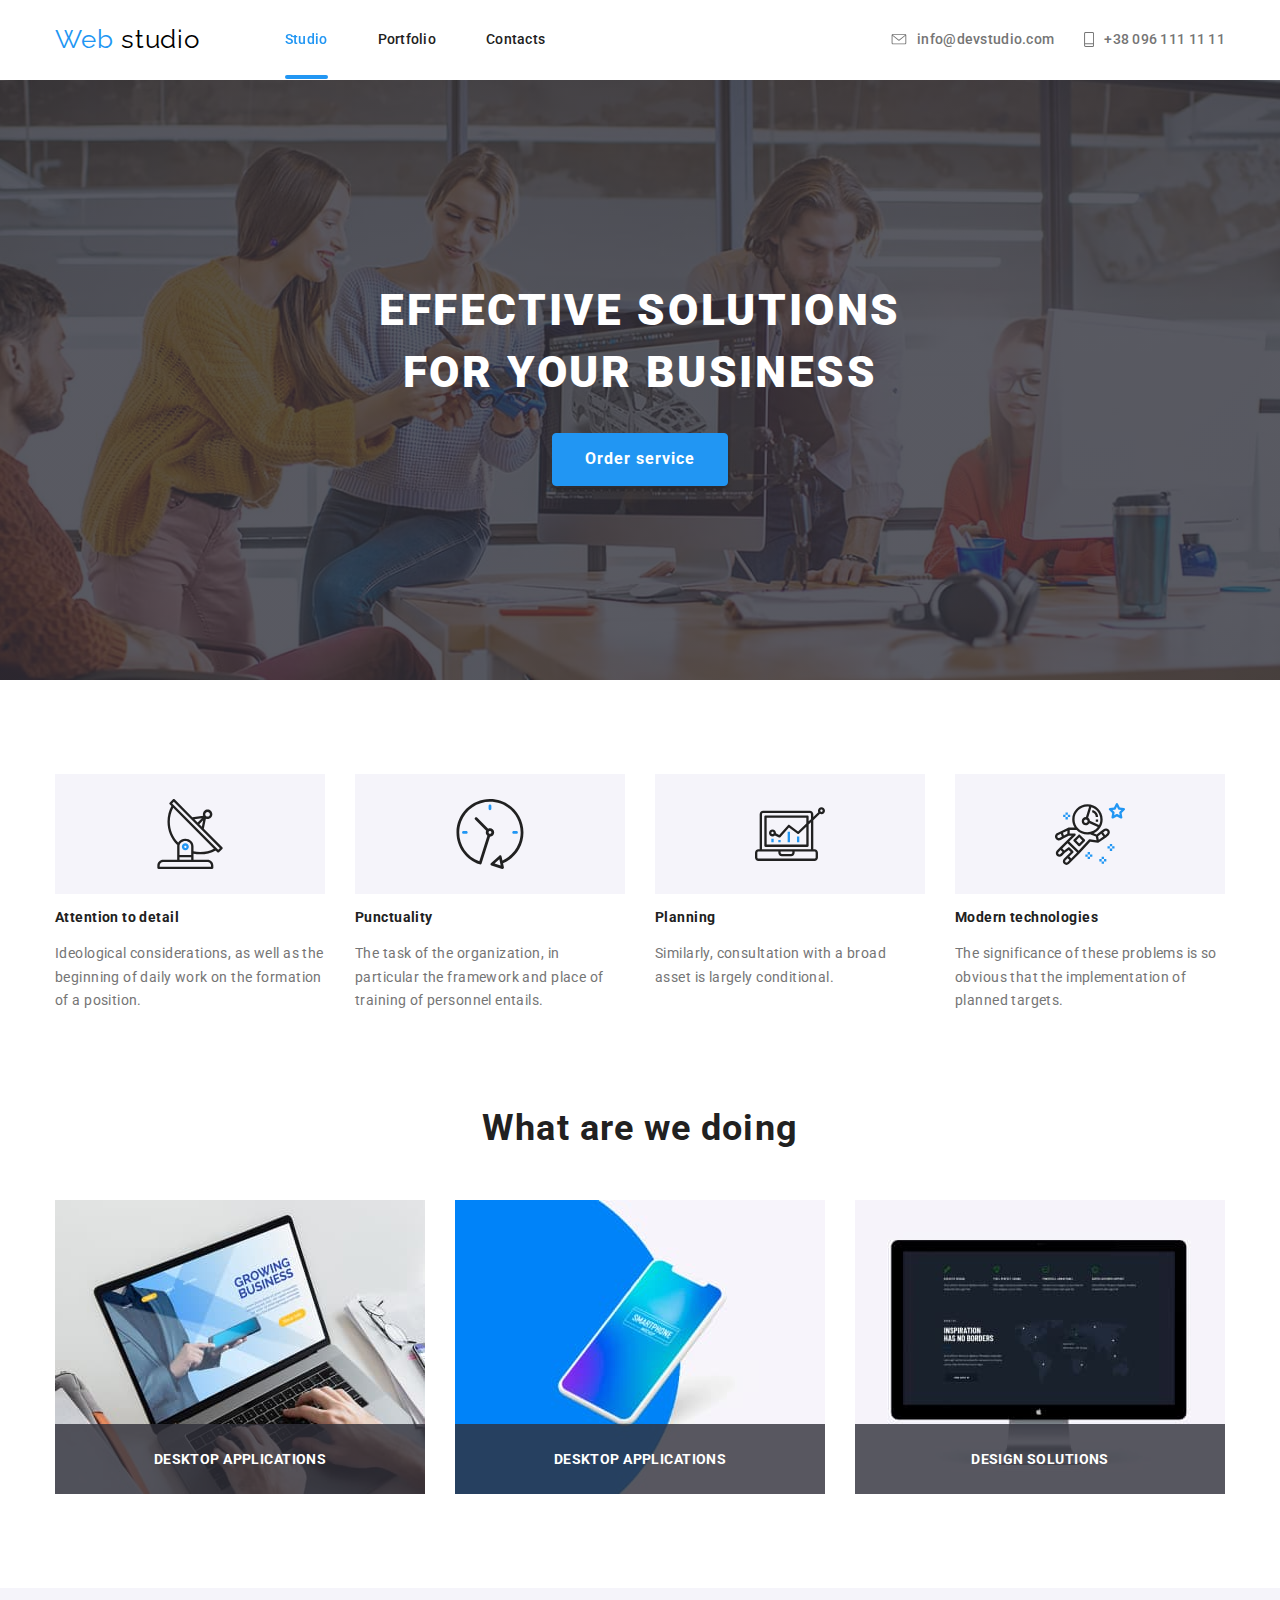
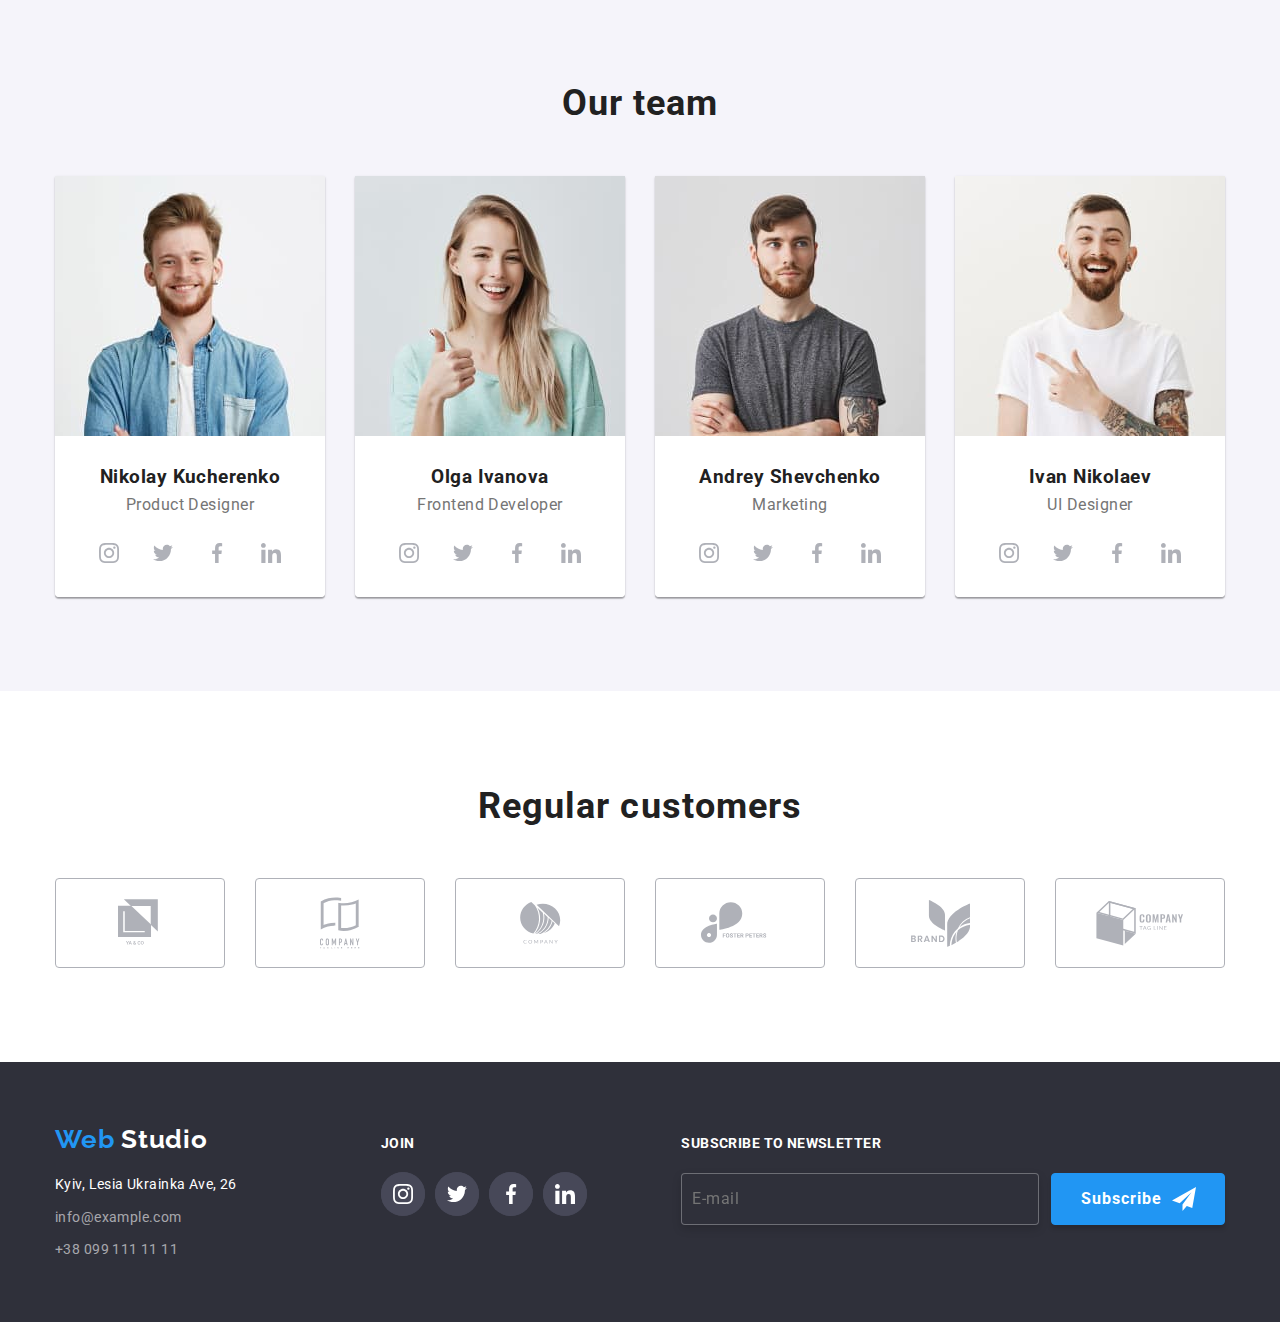
<file: index.html>
<!DOCTYPE html>
<html lang="en">
  <head>
    <meta charset="UTF-8" />
    <meta http-equiv="X-UA-Compatible" content="IE=edge" />
    <meta name="viewport" content="width=device-width, initial-scale=1.0" />
    <title>Web studio</title>
    <link
      href="https://fonts.googleapis.com/css2?family=Raleway:wght@700&family=Roboto:wght@400;500;700;900&display=swap"
      rel="stylesheet"
    />
    <link
      rel="stylesheet"
      href="https://cdnjs.cloudflare.com/ajax/libs/modern-normalize/0.6.0/modern-normalize.min.css"
    />
  </head>
  <body>
    <link rel="stylesheet" href="./css/main.css" />
    <header class="background-header">
      <div class="container header-container">
        <a class="header__logo" href="index.html">
          <span class="header__logotipe">Web</span> studio</a
        >
        <div class="drop-menu">
          <button type="button" class="modal-nav" data-menu-button>
            <svg class="modal-nav__menu">
              <use
                href="./images/sprite.svg#icon-cross"
                class="modal-nav__close"
              ></use>
              <use
                href="./images/sprite.svg#icon-menu"
                class="modal-nav__icon"
              ></use>
            </svg>
          </button>
          <div class="menu-container" data-menu>
            <nav>
              <ul class="site-nav">
                <li class="site-nav__line">
                  <a href="" class="link current">Studio</a>
                </li>
                <li class="site-nav__item">
                  <a href="./Portfolio.html" class="link">Portfolio</a>
                </li>
                <li class="site-nav__item">
                  <a href="#contacts" class="link">Contacts</a>
                </li>
              </ul>
            </nav>
            <ul class="mail-list">
              <li>
                <a class="mail-hover" href="mailto:info@devstudio.com">
                  <svg class="mail" width="16px" height="11px">
                    <use href="./images/sprite.svg#icon-mail"></use>
                  </svg>
                  info@devstudio.com</a
                >
              </li>
              <li>
                <a class="tel-hover" href="tel:+380961111111">
                  <svg class="telephone" width="10" height="15">
                    <use href="./images/sprite.svg#icon-telephone"></use>
                  </svg>
                  +38 096 111 11 11</a
                >
              </li>
            </ul>
          </div>
        </div>
      </div>
    </header>
    <main>
      <section class="hero">
        <div class="hero__background">
          <h1 class="hero__title">
            Effective solutions <br />
            for your business
          </h1>
          <button class="hero__button" data-modal-open>Order service</button>
        </div>
      </section>
      <section>
        <div class="container">
          <h2 class="hide-title">capabilities</h2>
          <ul class="feather-list">
            <li class="feather-item">
              <div class="feather-item__background">
                <svg width="70" height="70">
                  <use href="./images/sprite.svg#icon-antenna"></use>
                </svg>
              </div>
              <h3 class="feather-item__title">Attention to detail</h3>
              <p class="feather-item__subtitle">
                Ideological considerations, as well as the beginning of daily
                work on the formation of a position.
              </p>
            </li>
            <li class="feather-item">
              <div class="feather-item__background">
                <svg width="70" height="70">
                  <use href="./images/sprite.svg#icon-clock"></use>
                </svg>
              </div>
              <h3 class="feather-item__title">Punctuality</h3>
              <p class="feather-item__subtitle">
                The task of the organization, in particular the framework and
                place of training of personnel entails.
              </p>
            </li>
            <li class="feather-item">
              <div class="feather-item__background">
                <svg width="70" height="70">
                  <use href="./images/sprite.svg#icon-diagram"></use>
                </svg>
              </div>
              <h3 class="feather-item__title">Planning</h3>
              <p class="feather-item__subtitle">
                Similarly, consultation with a broad asset is largely
                conditional.
              </p>
            </li>
            <li class="feather-item">
              <div class="feather-item__background">
                <svg width="70" height="70">
                  <use href="./images/sprite.svg#icon-astronaut"></use>
                </svg>
              </div>
              <h3 class="feather-item__title">Modern technologies</h3>
              <p class="feather-item__subtitle">
                The significance of these problems is so obvious that the
                implementation of planned targets.
              </p>
            </li>
          </ul>
        </div>
      </section>

      <section class="margin-text">
        <div class="container">
          <h2 class="header">What are we doing</h2>
          <ul class="activity">
            <li class="activity__img text-position">
              <img
                srcset="./images/img.jpg 1x, ./images/img@2x.jpg 2x"
                src="./images/img.jpg"
                alt="Desktop Applications"
                width="370"
                height="294"
              />
              <div class="activity__backgroound">
                <h3 class="activity__title">Desktop Applications</h3>
              </div>
            </li>
            <li class="activity__img">
              <img
                srcset="./images/box.jpg 1x, ./images/box@2x.jpg 2x"
                src="./images/box.jpg"
                alt="Desktop Applications"
                width="370"
                height="294"
              />
              <div class="activity__backgroound">
                <h3 class="activity__title">Desktop Applications</h3>
              </div>
            </li>
            <li class="activity__img">
              <img
                srcset="./images/img(1).jpg 1x, ./images/img(1)@2x.jpg 2x"
                src="./images/img(1).jpg"
                alt=">Design solutions"
                width="370"
                height="294"
              />
              <div class="activity__backgroound">
                <h3 class="activity__title">Design solutions</h3>
              </div>
            </li>
          </ul>
        </div>
      </section>

      <section class="bcg-color">
        <div class="container">
          <h2 class="header">Our team</h2>
          <ul class="team-name">
            <li class="team-item team-background">
              <picture>
                <source
                  srcset="
                    ./images/img(2)-mobile.jpg    1x,
                    ./images/img(2)-mobile@2x.jpg 2x
                  "
                  media="(max-width: 767px)"
                />
                <source
                  srcset="
                    ./images/img(2)-tablet.jpg    1x,
                    ./images/img(2)-tablet@2x.jpg 2x
                  "
                  media="(min-width: 768px) and (max-width: 1199px)"
                />
                <source
                  srcset="
                    ./images/img(2).jpg            1x,
                    ./images/img(2)-desctop@2x.jpg 2x
                  "
                  media="(min-width: 1200px)"
                />
                <img src="./images/img(2).jpg" alt="photo number2" />
              </picture>
              <div class="team-title">
                <h3 class="team-title__title">Nikolay Kucherenko</h3>
                <p class="team-title__subtitle">Product Designer</p>
                <ul class="team-title__flex">
                  <li class="social-network">
                    <a class="social-network" href="https://www.instagram.com/">
                      <svg class="social-network__svg" width="44" height="44">
                        <use href="./images/sprite.svg#icon-instargam"></use>
                      </svg>
                    </a>
                  </li>
                  <li class="social-network">
                    <a class="social-network" href="https://twitter.com/">
                      <svg class="social-network__svg" width="44" height="44">
                        <use href="./images/sprite.svg#icon-twitter"></use>
                      </svg>
                    </a>
                  </li>
                  <li class="social-network">
                    <a class="social-network" href="https://www.facebook.com/">
                      <svg class="social-network__svg" width="44" height="44">
                        <use href="./images/sprite.svg#icon-facebook"></use>
                      </svg>
                    </a>
                  </li>
                  <li class="social-network">
                    <a class="social-network" href="https://ua.linkedin.com/">
                      <svg class="social-network__svg" width="44" height="44">
                        <use href="./images/sprite.svg#icon-in"></use>
                      </svg>
                    </a>
                  </li>
                </ul>
              </div>
            </li>
            <li class="team-item team-background">
              <picture>
                <source
                  srcset="
                    ./images/img(3)-mobile.jpg    1x,
                    ./images/img(3)-mobile@2x.jpg 2x
                  "
                  media="(max-width: 767px)"
                />
                <source
                  srcset="
                    ./images/img(3)-tablet.jpg    1x,
                    ./images/img(3)-tablet@2x.jpg 2x
                  "
                  media="(min-width: 768px) and (max-width: 1199px)"
                />
                <source
                  srcset="
                    ./images/img(3).jpg            1x,
                    ./images/img(3)-desctop@2x.jpg 2x
                  "
                  media="(min-width: 1200px)"
                />
                <img src="./images/img(3).jpg" alt="photo number3" />
              </picture>
              <div class="team-title">
                <h3 class="team-title__title">Olga Ivanova</h3>
                <p class="team-title__subtitle">Frontend Developer</p>
                <ul class="team-title__flex">
                  <li class="social-network">
                    <a class="social-network" href="https://www.instagram.com/">
                      <svg class="social-network__svg" width="44" height="44">
                        <use href="./images/sprite.svg#icon-instargam"></use>
                      </svg>
                    </a>
                  </li>
                  <li class="social-network">
                    <a class="social-network" href="https://twitter.com/">
                      <svg class="social-network__svg" width="44" height="44">
                        <use href="./images/sprite.svg#icon-twitter"></use>
                      </svg>
                    </a>
                  </li>
                  <li class="social-network">
                    <a class="social-network" href="https://www.facebook.com/">
                      <svg class="social-network__svg" width="44" height="44">
                        <use href="./images/sprite.svg#icon-facebook"></use>
                      </svg>
                    </a>
                  </li>
                  <li class="social-network">
                    <a class="social-network" href="https://ua.linkedin.com/">
                      <svg class="social-network__svg" width="44" height="44">
                        <use href="./images/sprite.svg#icon-in"></use>
                      </svg>
                    </a>
                  </li>
                </ul>
              </div>
            </li>
            <li class="team-item team-background">
              <picture>
                <source
                  srcset="
                    ./images/img(4)-mobile.jpg    1x,
                    ./images/img(4)-mobile@2x.jpg 2x
                  "
                  media="(max-width: 767px)"
                />
                <source
                  srcset="
                    ./images/img(4)-tablet.jpg    1x,
                    ./images/img(4)-tablet@2x.jpg 2x
                  "
                  media="(min-width: 768px) and (max-width: 1199px)"
                />
                <source
                  srcset="
                    ./images/img(4).jpg            1x,
                    ./images/img(4)-desctop@2x.jpg 2x
                  "
                  media="(min-width: 1200px)"
                />
                <img src="./images/img(4).jpg" alt="photo number3" />
              </picture>
              <div class="team-title">
                <h3 class="team-title__title">Andrey Shevchenko</h3>
                <p class="team-title__subtitle">Marketing</p>
                <ul class="team-title__flex">
                  <li class="social-network">
                    <a class="social-network" href="https://www.instagram.com/">
                      <svg class="social-network__svg" width="44" height="44">
                        <use href="./images/sprite.svg#icon-instargam"></use>
                      </svg>
                    </a>
                  </li>
                  <li class="social-network">
                    <a class="social-network" href="https://twitter.com/">
                      <svg class="social-network__svg" width="44" height="44">
                        <use href="./images/sprite.svg#icon-twitter"></use></svg
                    ></a>
                  </li>
                  <li class="social-network">
                    <a class="social-network" href="https://www.facebook.com/">
                      <svg class="social-network__svg" width="44" height="44">
                        <use href="./images/sprite.svg#icon-facebook"></use>
                      </svg>
                    </a>
                  </li>
                  <li class="social-network">
                    <a class="social-network" href="https://ua.linkedin.com/">
                      <svg class="social-network__svg" width="44" height="44">
                        <use href="./images/sprite.svg#icon-in"></use>
                      </svg>
                    </a>
                  </li>
                </ul>
              </div>
            </li>
            <li class="team-item team-background">
              <picture>
                <source
                  srcset="
                    ./images/img(5)-mobile.jpg    1x,
                    ./images/img(5)-mobile@2x.jpg 2x
                  "
                  media="(max-width: 767px)"
                />
                <source
                  srcset="
                    ./images/img(5)-tablet.jpg    1x,
                    ./images/img(5)-tablet@2x.jpg 2x
                  "
                  media="(min-width: 768px) and (max-width: 1199px)"
                />
                <source
                  srcset="
                    ./images/img(5).jpg            1x,
                    ./images/img(5)-desctop@2x.jpg 2x
                  "
                  media="(min-width: 1200px)"
                />
                <img src="./images/img(5).jpg" alt="photo number5" />
              </picture>
              <div class="team-title">
                <h3 class="team-title__title">Ivan Nikolaev</h3>
                <p class="team-title__subtitle">UI Designer</p>
                <ul class="team-title__flex">
                  <li class="social-network">
                    <a class="social-network" href="https://www.instagram.com/">
                      <svg class="social-network__svg" width="22" height="22">
                        <use href="./images/sprite.svg#icon-instargam"></use>
                      </svg>
                    </a>
                  </li>
                  <li class="social-network">
                    <a class="social-network" href="https://twitter.com/">
                      <svg class="social-network__svg">
                        <use href="./images/sprite.svg#icon-twitter"></use>
                      </svg>
                    </a>
                  </li>
                  <li class="social-network">
                    <a class="social-network" href="https://www.facebook.com/">
                      <svg class="social-network__svg" width="22" height="22">
                        <use href="./images/sprite.svg#icon-facebook"></use>
                      </svg>
                    </a>
                  </li>
                  <li class="social-network">
                    <a class="social-network" href="https://ua.linkedin.com/">
                      <svg class="social-network__svg" width="22" height="22">
                        <use href="./images/sprite.svg#icon-in"></use>
                      </svg>
                    </a>
                  </li>
                </ul>
              </div>
            </li>
          </ul>
        </div>
      </section>
      <section>
        <div class="container margin-recrut">
          <h2 class="header">Regular customers</h2>
          <ul class="regular-icon">
            <li class="regular__img">
              <a href="">
                <div class="regular__div">
                  <svg class="regular__svg" width="44" height="49">
                    <use href="./images/sprite.svg#icon-company-logo-1"></use>
                  </svg>
                </div>
              </a>
            </li>
            <li class="regular__img">
              <a href="">
                <div class="regular__div">
                  <svg class="regular__svg" width="40" height="52">
                    <use href="./images/sprite.svg#icon-company-logo-2"></use>
                  </svg>
                </div>
              </a>
            </li>
            <li class="regular__img">
              <a href="">
                <div class="regular__div">
                  <svg class="regular__svg" width="41" height="42">
                    <use href="./images/sprite.svg#icon-company-logo-3"></use>
                  </svg>
                </div>
              </a>
            </li>
            <li class="regular__img">
              <a href="">
                <div class="regular__div">
                  <svg class="regular__svg" width="78" height="42">
                    <use href="./images/sprite.svg#icon-company-logo-4"></use>
                  </svg>
                </div>
              </a>
            </li>
            <li class="regular__img">
              <a href="">
                <div class="regular__div">
                  <svg class="regular__svg" width="59" height="47">
                    <use href="./images/sprite.svg#icon-company-logo-5"></use>
                  </svg>
                </div>
              </a>
            </li>
            <li class="regular__img">
              <a href="">
                <div class="regular__div">
                  <svg class="regular__svg" width="88" height="45">
                    <use href="./images/sprite.svg#icon-company-logo-6"></use>
                  </svg>
                </div>
              </a>
            </li>
          </ul>
        </div>
      </section>
    </main>
    <footer id="contacts" class="background-footer">
      <div class="container">
        <div class="footer-flex width-footer">
          <div class="adress-footer">
            <a class="logo-footer" href="index.html">
              <span class="logo-white">Web</span> Studio</a
            >
            <address>
              <p class="biography">
                <a class="lesia" href="https://goo.gl/maps/GvMSDwbrbZEc65XY6"
                  >Kyiv, Lesia Ukrainka Ave, 26</a
                >
              </p>
              <a class="mail-footer" href="mailto:info@example.com"
                >info@example.com</a
              >
              <a class="tel-footer" href="tel:+380991111111"
                >+38 099 111 11 11</a
              >
            </address>
          </div>
          <div class="join-container">
            <b class="join-and-subscribe">join</b>
            <ul class="social-list">
              <li class="social-list__footer">
                <a
                  class="social-list__footer"
                  href="https://www.instagram.com/"
                >
                  <svg class="social-list__svg" width="22" height="22">
                    <use href="./images/sprite.svg#icon-instargam"></use>
                  </svg>
                </a>
              </li>
              <li class="social-list__footer">
                <a class="social-list__footer" href="https://www.twitter.com/">
                  <svg class="social-list__svg">
                    <use href="./images/sprite.svg#icon-twitter"></use>
                  </svg>
                </a>
              </li>
              <li class="social-list__footer">
                <a class="social-list__footer" href="https://www.facebook.com/">
                  <svg class="social-list__svg" width="22" height="22">
                    <use href="./images/sprite.svg#icon-facebook"></use>
                  </svg>
                </a>
              </li>
              <li class="social-list__footer">
                <a class="social-list__footer" href="https://www.linkedin.com/">
                  <svg class="social-list__svg" width="22" height="22">
                    <use href="./images/sprite.svg#icon-in"></use>
                  </svg>
                </a>
              </li>
            </ul>
          </div>
          <div class="subscribe-conteiner">
            <b class="join-and-subscribe">Subscribe to newsletter</b>
            <form>
              <div class="button-flex">
                <input
                  name="email-subscribe"
                  class="email-footer-button"
                  type="email"
                  placeholder="E-mail"
                  id="email"
                />
                <button type="submit" class="button-subscribe">
                  Subscribe
                  <svg class="telegram-icon" width="24" height="24">
                    <use href="./images/sprite.svg#icon-telegram-icon"></use>
                  </svg>
                </button>
              </div>
            </form>
          </div>
        </div>
      </div>
    </footer>
    <div class="backdrop is-hidden" data-modal>
      <div class="modal">
        <form name="my information" autocomplete="on" novalidate>
          <div role="group">
            <div class="input-elements">
              <h2 class="color-slogan">
                Leave your details, we will call you back
              </h2>
              <input name="user-name" type="text" id="name" placeholder=" " />
              <label for="name" class="position-lable">Name</label>
              <svg class="icon-form contact-form">
                <use href="./images/sprite.svg#icon-contact-form"></use>
              </svg>
            </div>

            <div class="input-elements">
              <input name="Phone" type="tel" id="tel" placeholder=" " />
              <label for="tel" class="position-lable position-tel">Phone</label>
              <svg class="icon-form tel-form">
                <use href="./images/sprite.svg#icon-tel-form"></use>
              </svg>
            </div>

            <div class="input-elements">
              <input name="mail" type="email" id="mail" placeholder=" " />
              <label for="mail" class="position-lable">Email</label>
              <svg class="icon-form mail-form">
                <use href="./images/sprite.svg#icon-mail-form"></use>
              </svg>
            </div>

            <div class="input-elements">
              <textarea
                name="textarea"
                id="textarea"
                cols="30"
                rows="30"
                placeholder=" "
              ></textarea>
              <label for="textarea" class="position-textarea">Comment</label>
            </div>

            <div class="checkbox-css">
              <label for="checkbox" class="cursor-pointer">
                <input
                  name="checkbox"
                  type="checkbox"
                  id="checkbox"
                  class="checkbox"
                />
                <span class="checked-off"></span>I agree to the newsletter and
                <a
                  class="demom-contrant"
                  href="https://legaltemplates.net/wp-content/uploads/documents/terms-and-conditions/terms-of-use.png"
                  >terms of an agreement</a
                >
              </label>
            </div>
            <button type="submit" class="btn-send">Send</button>
          </div>
        </form>
        <button type="button" class="close-modal" data-modal-close>
          <svg class="cross-icon">
            <use href="./images/sprite.svg#close-icon"></use>
          </svg>
        </button>
      </div>
    </div>
    <script src="./modal.js"></script>
    <script src="./mobile-menu.js"></script>
  </body>
</html>
</file>
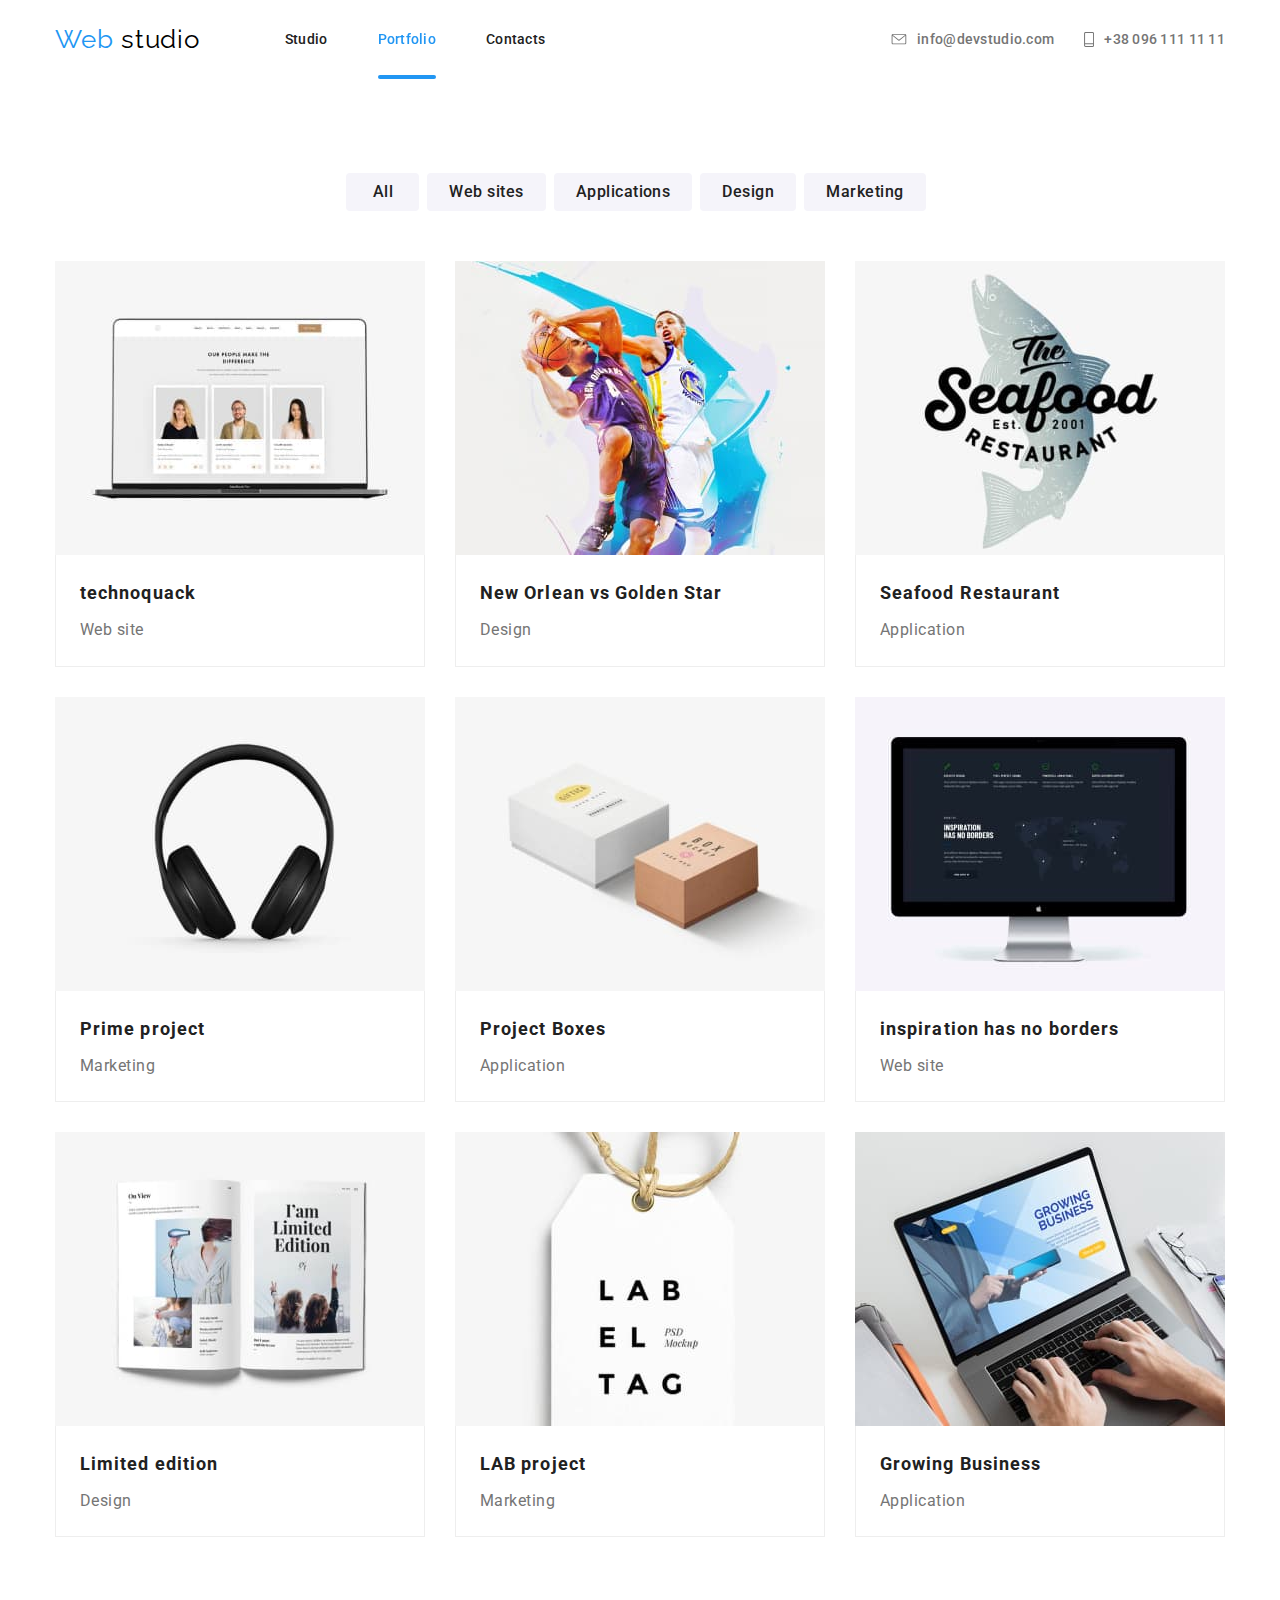
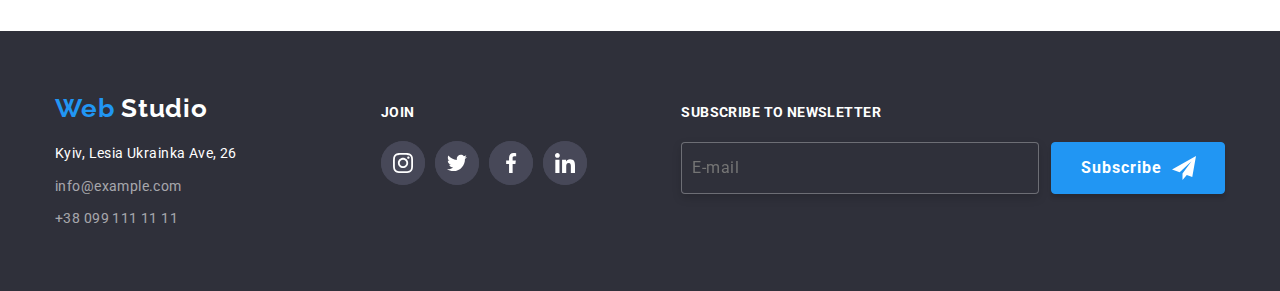
<file: Portfolio.html>
<!DOCTYPE html>
<html lang="en">
  <head>
    <meta charset="UTF-8" />
    <meta http-equiv="X-UA-Compatible" content="IE=edge" />
    <meta name="viewport" content="width=device-width, initial-scale=1.0" />
    <title>Portfolio</title>
    <link
      href="https://fonts.googleapis.com/css2?family=Raleway:wght@700&family=Roboto:wght@400;500;700;900&display=swap"
      rel="stylesheet"
    />
    <link
      rel="stylesheet"
      href="https://cdnjs.cloudflare.com/ajax/libs/modern-normalize/0.6.0/modern-normalize.min.css"
    />
  </head>
  <body>
    <link rel="stylesheet" href="./css/main.css" />
    <header class="background-header">
      <div class="container header-container">
        <a class="header__logo" href="index.html">
          <span class="header__logotipe">Web</span> studio</a
        >
        <div class="drop-menu">
          <button type="button" class="modal-nav" data-menu-button>
            <svg class="modal-nav__menu">
              <use
                href="./images/sprite.svg#icon-cross"
                class="modal-nav__close"
              ></use>
              <use
                href="./images/sprite.svg#icon-menu"
                class="modal-nav__icon"
              ></use>
            </svg>
          </button>
          <div class="menu-container" data-menu>
            <nav>
              <ul class="site-nav">
                <li class="site-nav__line">
                  <a href="./index.html" class="link">Studio</a>
                </li>
                <li class="site-nav__item site-nav__line">
                  <a href="" class="link current site-nav__padding"
                    >Portfolio</a
                  >
                </li>
                <li class="site-nav__item">
                  <a href="#contacts" class="link">Contacts</a>
                </li>
              </ul>
            </nav>
            <ul class="mail-list">
              <li>
                <a class="mail-hover" href="mailto:info@devstudio.com">
                  <svg class="mail" width="16px" height="11px">
                    <use href="./images/sprite.svg#icon-mail"></use>
                  </svg>
                  info@devstudio.com</a
                >
              </li>
              <li>
                <a class="tel-hover" href="tel:+380961111111">
                  <svg class="telephone" width="10" height="15">
                    <use href="./images/sprite.svg#icon-telephone"></use>
                  </svg>
                  +38 096 111 11 11</a
                >
              </li>
            </ul>
          </div>
        </div>
      </div>
    </header>

    <main>
      <div class="container">
        <section class="background-color">
          <h1 class="hide-title">Title filter</h1>
          <ul class="filter">
            <li><button class="filter__button" type="button">All</button></li>
            <li>
              <button class="filter__button" type="button">Web sites</button>
            </li>
            <li>
              <button class="filter__button" type="button">Applications</button>
            </li>
            <li>
              <button class="filter__button" type="button">Design</button>
            </li>
            <li>
              <button class="filter__button marketing" type="button">
                Marketing
              </button>
            </li>
          </ul>
        </section>
      </div>
      <section>
        <div class="container filter-padding">
          <h2 class="hide-title">catalog</h2>
          <ul class="catalog">
            <li class="market-list">
              <a class="market__photo" href="">
                <div class="market__tehnoqack">
                  <picture>
                    <source
                      srcset="
                        ./images.portfolio/img(1)-mobile.jpg    1x,
                        ./images.portfolio/img(1)-mobile@2x.jpg 2x
                      "
                      media="(max-width: 767px)"
                    />
                    <source
                      srcset="
                        ./images.portfolio/img(1)-tablet.jpg    1x,
                        ./images.portfolio/img(1)-tablet@2x.jpg 2x
                      "
                      media="(min-width: 768px) and (max-width: 1199px)"
                    />
                    <source
                      srcset="
                        ./images.portfolio/img(1).jpg            1x,
                        ./images.portfolio/img(1)-desctop@2x.jpg 2x
                      "
                      media="(min-width: 1200px)"
                    />
                    <img src="./images.portfolio/img(1).jpg" alt="computer-1" />
                  </picture>
                  <p class="market__info">
                    Technocracker is a modern platform for the spread of
                    coronavirus. Companies use this platform for digital
                    espionage and attacks on competitors' secure servers.
                  </p>
                </div>
                <div class="market__item">
                  <h3 class="market__title">technoquack</h3>
                  <p class="market__subtitle">Web site</p>
                </div>
              </a>
            </li>
            <li class="market-list">
              <a class="market__photo" href="">
                <div class="market__tehnoqack">
                  <picture>
                    <source
                      srcset="
                        ./images.portfolio/img(2)-mobile.jpg    1x,
                        ./images.portfolio/img(2)-mobile@2x.jpg 2x
                      "
                      media="(max-width: 767px)"
                    />
                    <source
                      srcset="
                        ./images.portfolio/img(2)-tablet.jpg    1x,
                        ./images.portfolio/img(2)-tablet@2x.jpg 2x
                      "
                      media="(min-width: 768px) and (max-width: 1199px)"
                    />
                    <source
                      srcset="
                        ./images.portfolio/img(2).jpg            1x,
                        ./images.portfolio/img(2)-desctop@2x.jpg 2x
                      "
                      media="(min-width: 1200px)"
                    />
                    <img
                      src="./images.portfolio/img(2).jpg"
                      alt="basketball-poster"
                    />
                  </picture>
                  <p class="market__info">
                    Technocracker is a modern platform for the spread of
                    coronavirus. Companies use this platform for digital
                    espionage and attacks on competitors' secure servers.
                  </p>
                </div>
                <div class="market__item">
                  <h3 class="market__title">New Orlean vs Golden Star</h3>
                  <p class="market__subtitle">Design</p>
                </div>
              </a>
            </li>
            <li class="market-list">
              <a class="market__photo" href="">
                <div class="market__tehnoqack">
                  <picture>
                    <source
                      srcset="
                        ./images.portfolio/img(3)-mobile.jpg    1x,
                        ./images.portfolio/img(3)-mobile@2x.jpg 2x
                      "
                      media="(max-width: 767px)"
                    />
                    <source
                      srcset="
                        ./images.portfolio/img(3)-tablet.jpg    1x,
                        ./images.portfolio/img(3)-tablet@2x.jpg 2x
                      "
                      media="(min-width: 768px) and (max-width: 1199px)"
                    />
                    <source
                      srcset="
                        ./images.portfolio/img(3).jpg            1x,
                        ./images.portfolio/img(3)-desctop@2x.jpg 2x
                      "
                      media="(min-width: 1200px)"
                    />
                    <img
                      src="./images.portfolio/img(3).jpg"
                      alt="fish-restaurant"
                    />
                  </picture>
                  <p class="market__info">
                    Technocracker is a modern platform for the spread of
                    coronavirus. Companies use this platform for digital
                    espionage and attacks on competitors' secure servers.
                  </p>
                </div>
                <div class="market__item">
                  <h3 class="market__title">Seafood Restaurant</h3>
                  <p class="market__subtitle">Application</p>
                </div>
              </a>
            </li>
            <li class="market-list">
              <a class="market__photo" href="">
                <div class="market__tehnoqack">
                  <picture>
                    <source
                      srcset="
                        ./images.portfolio/img(4)-mobile.jpg    1x,
                        ./images.portfolio/img(4)-mobile@2x.jpg 2x
                      "
                      media="(max-width: 767px)"
                    />
                    <source
                      srcset="
                        ./images.portfolio/img(4)-tablet.jpg    1x,
                        ./images.portfolio/img(4)-tablet@2x.jpg 2x
                      "
                      media="(min-width: 768px) and (max-width: 1199px)"
                    />
                    <source
                      srcset="
                        ./images.portfolio/img(4).jpg            1x,
                        ./images.portfolio/img(4)-desctop@2x.jpg 2x
                      "
                      media="(min-width: 1200px)"
                    />
                    <img
                      src="./images.portfolio/img(4).jpg"
                      alt="prime-project"
                    />
                  </picture>
                  <p class="market__info">
                    Technocracker is a modern platform for the spread of
                    coronavirus. Companies use this platform for digital
                    espionage and attacks on competitors' secure servers.
                  </p>
                </div>
                <div class="market__item">
                  <h3 class="market__title">Prime project</h3>
                  <p class="market__subtitle">Marketing</p>
                </div>
              </a>
            </li>
            <li class="market-list">
              <a class="market__photo" href="">
                <div class="market__tehnoqack">
                  <picture>
                    <source
                      srcset="
                        ./images.portfolio/img(5)-mobile.jpg    1x,
                        ./images.portfolio/img(5)-mobile@2x.jpg 2x
                      "
                      media="(max-width: 767px)"
                    />
                    <source
                      srcset="
                        ./images.portfolio/img(5)-tablet.jpg    1x,
                        ./images.portfolio/img(5)-tablet@2x.jpg 2x
                      "
                      media="(min-width: 768px) and (max-width: 1199px)"
                    />
                    <source
                      srcset="
                        ./images.portfolio/img(5).jpg            1x,
                        ./images.portfolio/img(5)-desctop@2x.jpg 2x
                      "
                      media="(min-width: 1200px)"
                    />
                    <img
                      src="./images.portfolio/img(5).jpg"
                      alt="box-project"
                    />
                  </picture>
                  <p class="market__info">
                    Technocracker is a modern platform for the spread of
                    coronavirus. Companies use this platform for digital
                    espionage and attacks on competitors' secure servers.
                  </p>
                </div>
                <div class="market__item">
                  <h3 class="market__title">Project Boxes</h3>
                  <p class="market__subtitle">Application</p>
                </div>
              </a>
            </li>
            <li class="market-list">
              <a class="market__photo" href="">
                <div class="market__tehnoqack">
                  <picture>
                    <source
                      srcset="
                        ./images.portfolio/img(6)-mobile.jpg    1x,
                        ./images.portfolio/img(6)-mobile@2x.jpg 2x
                      "
                      media="(max-width: 767px)"
                    />
                    <source
                      srcset="
                        ./images.portfolio/img(6)-tablet.jpg    1x,
                        ./images.portfolio/img(6)-tablet@2x.jpg 2x
                      "
                      media="(min-width: 768px) and (max-width: 1199px)"
                    />
                    <source
                      srcset="
                        ./images.portfolio/img(6).jpg            1x,
                        ./images.portfolio/img(6)-desctop@2x.jpg 2x
                      "
                      media="(min-width: 1200px)"
                    />
                    <img src="./images.portfolio/img(6).jpg" alt="computer-2" />
                  </picture>
                  <p class="market__info">
                    Technocracker is a modern platform for the spread of
                    coronavirus. Companies use this platform for digital
                    espionage and attacks on competitors' secure servers.
                  </p>
                </div>
                <div class="market__item">
                  <h3 class="market__title">inspiration has no borders</h3>
                  <p class="market__subtitle">Web site</p>
                </div>
              </a>
            </li>
            <li class="market-list">
              <a class="market__photo" href="">
                <div class="market__tehnoqack">
                  <picture>
                    <source
                      srcset="
                        ./images.portfolio/img(7)-mobile.jpg    1x,
                        ./images.portfolio/img(7)-mobile@2x.jpg 2x
                      "
                      media="(max-width: 767px)"
                    />
                    <source
                      srcset="
                        ./images.portfolio/img(7)-tablet.jpg    1x,
                        ./images.portfolio/img(7)-tablet@2x.jpg 2x
                      "
                      media="(min-width: 768px) and (max-width: 1199px)"
                    />
                    <source
                      srcset="
                        ./images.portfolio/img(7).jpg            1x,
                        ./images.portfolio/img(7)-desctop@2x.jpg 2x
                      "
                      media="(min-width: 1200px)"
                    />
                    <img src="./images.portfolio/img(7).jpg" alt="boock" />
                  </picture>
                  <p class="market__info">
                    Technocracker is a modern platform for the spread of
                    coronavirus. Companies use this platform for digital
                    espionage and attacks on competitors' secure servers.
                  </p>
                </div>
                <div class="market__item">
                  <h3 class="market__title">Limited edition</h3>
                  <p class="market__subtitle">Design</p>
                </div>
              </a>
            </li>
            <li class="market-list">
              <a class="market__photo" href="">
                <div class="market__tehnoqack">
                  <picture>
                    <source
                      srcset="
                        ./images.portfolio/img(8)-mobile.jpg    1x,
                        ./images.portfolio/img(8)-mobile@2x.jpg 2x
                      "
                      media="(max-width: 767px)"
                    />
                    <source
                      srcset="
                        ./images.portfolio/img(8)-tablet.jpg    1x,
                        ./images.portfolio/img(8)-tablet@2x.jpg 2x
                      "
                      media="(min-width: 768px) and (max-width: 1199px)"
                    />
                    <source
                      srcset="
                        ./images.portfolio/img(8).jpg            1x,
                        ./images.portfolio/img(8)-desctop@2x.jpg 2x
                      "
                      media="(min-width: 1200px)"
                    />
                    <img
                      src="./images.portfolio/img(8).jpg"
                      alt="lable-project"
                    />
                  </picture>
                  <p class="market__info">
                    Technocracker is a modern platform for the spread of
                    coronavirus. Companies use this platform for digital
                    espionage and attacks on competitors' secure servers.
                  </p>
                </div>
                <div class="market__item">
                  <h3 class="market__title">LAB project</h3>
                  <p class="market__subtitle">Marketing</p>
                </div>
              </a>
            </li>
            <li class="market-list">
              <a class="market__photo" href="">
                <div class="market__tehnoqack">
                  <picture>
                    <source
                      srcset="
                        ./images.portfolio/img(9)-mobile.jpg    1x,
                        ./images.portfolio/img(9)-mobile@2x.jpg 2x
                      "
                      media="(max-width: 767px)"
                    />
                    <source
                      srcset="
                        ./images.portfolio/img(9)-tablet.jpg    1x,
                        ./images.portfolio/img(9)-tablet@2x.jpg 2x
                      "
                      media="(min-width: 768px) and (max-width: 1199px)"
                    />
                    <source
                      srcset="
                        ./images.portfolio/img(9).jpg            1x,
                        ./images.portfolio/img(9)-desctop@2x.jpg 2x
                      "
                      media="(min-width: 1200px)"
                    />
                    <img
                      src="./images.portfolio/img(9).jpg"
                      alt="Growing Business"
                    />
                  </picture>
                  <p class="market__info">
                    Technocracker is a modern platform for the spread of
                    coronavirus. Companies use this platform for digital
                    espionage and attacks on competitors' secure servers.
                  </p>
                </div>
                <div class="market__item">
                  <h3 class="market__title">Growing Business</h3>
                  <p class="market__subtitle">Application</p>
                </div>
              </a>
            </li>
          </ul>
        </div>
      </section>
    </main>
    <div class="">
      <footer id="contacts" class="background-footer">
        <div class="container">
          <div class="footer-flex width-footer">
            <div class="adress-footer">
              <a class="logo-footer" href="index.html">
                <span class="logo-white">Web</span> Studio</a
              >
              <address>
                <p class="biography">Kyiv, Lesia Ukrainka Ave, 26</p>
                <a class="mail-footer" href="mailto:info@example.com"
                  >info@example.com</a
                >
                <a class="tel-footer" href="tel:+380991111111"
                  >+38 099 111 11 11</a
                >
              </address>
            </div>
            <div class="join-container">
              <b class="join-and-subscribe">join</b>
              <ul class="social-list">
                <li class="social-list__footer">
                  <a class="social-list__footer" href="#">
                    <svg class="social-list__svg" width="22" height="22">
                      <use href="./images/sprite.svg#icon-instargam"></use>
                    </svg>
                  </a>
                </li>
                <li class="social-list__footer">
                  <a class="social-list__footer" href="#">
                    <svg class="social-list__svg">
                      <use href="./images/sprite.svg#icon-twitter"></use>
                    </svg>
                  </a>
                </li>
                <li class="social-list__footer">
                  <a class="social-list__footer" href="#">
                    <svg class="social-list__svg" width="22" height="22">
                      <use href="./images/sprite.svg#icon-facebook"></use>
                    </svg>
                  </a>
                </li>
                <li class="social-list__footer">
                  <a class="social-list__footer" href="#">
                    <svg class="social-list__svg" width="22" height="22">
                      <use href="./images/sprite.svg#icon-in"></use>
                    </svg>
                  </a>
                </li>
              </ul>
            </div>
            <div class="subscribe-conteiner">
              <b class="join-and-subscribe">Subscribe to newsletter</b>
              <form action="">
                <div class="button-flex">
                  <input
                    class="email-footer-button"
                    type="text"
                    placeholder="E-mail"
                  />
                  <button type="submit" class="button-subscribe">
                    Subscribe
                    <svg class="telegram-icon" width="24" height="24">
                      <use href="./images/sprite.svg#icon-telegram-icon"></use>
                    </svg>
                  </button>
                </div>
              </form>
            </div>
          </div>
        </div>
      </footer>
    </div>
    <script src="./mobile-menu.js"></script>
  </body>
</html>
</file>
<file: css/main.css>
html {
  scroll-behavior: smooth;
}

body {
  color: #757575;
  background-color: #ffffff;
  font-family: Roboto, sans-serif;
  padding-top: 80.19px;
}

button {
  cursor: pointer;
  -webkit-transition: color 250ms cubic-bezier(0.4, 0, 0.2, 1);
  transition: color 250ms cubic-bezier(0.4, 0, 0.2, 1);
}

img {
  display: block;
  max-width: 100%;
  height: auto;
}

a {
  -webkit-transition: color 250ms cubic-bezier(0.4, 0, 0.2, 1);
  transition: color 250ms cubic-bezier(0.4, 0, 0.2, 1);
}

ul {
  list-style: none;
  padding: 0;
  margin-top: 0;
  margin-bottom: 0;
}

.container {
  margin-left: auto;
  margin-right: auto;
  padding-left: 15px;
  padding-right: 15px;
}
@media screen and (min-width: 480px) {
  .container {
    width: 480px;
  }
}
@media screen and (min-width: 768px) {
  .container {
    width: 768px;
  }
}
@media screen and (min-width: 1200px) {
  .container {
    width: 1200px;
  }
}

.hide-title {
  position: absolute;
  width: 1px;
  height: 1px;
  margin: -1px;
  border: 0px;
  padding: 0px;
  clip: rect(0 0 0 0);
  overflow: hidden;
}

.header {
  color: #212121;
  font-size: 36px;
  line-height: 1.2;
  text-align: center;
  letter-spacing: 0.03em;
  margin: 0;
  padding: 0;
  margin-bottom: 50px;
}

@media screen and (max-width: 767px) {
  body {
    padding-top: 60px;
  }
}

.background-header {
  background-color: #ffffff;
  position: fixed;
  width: 100%;
  top: 0;
  z-index: 1;
}

.header-container {
  display: -webkit-box;
  display: -ms-flexbox;
  display: flex;
  -webkit-box-align: center;
      -ms-flex-align: center;
          align-items: center;
  -webkit-box-pack: center;
      -ms-flex-pack: center;
          justify-content: center;
}
@media screen and (max-width: 767px) {
  .header-container {
    padding: 10px 15px;
    -webkit-box-pack: justify;
        -ms-flex-pack: justify;
            justify-content: space-between;
  }
}

.header__logo {
  color: #000000;
  font-family: Raleway;
  font-size: 26px;
  line-height: 1.2;
  letter-spacing: 0.03em;
  text-decoration: none;
}
.header__logo:hover {
  color: #2196F3;
}

.header__logotipe {
  color: #2196F3;
}

/* logo */
.site-nav {
  display: -webkit-box;
  display: -ms-flexbox;
  display: flex;
  margin-left: 85px;
}
.site-nav li:not(:last-child) {
  margin-right: 50px;
}
@media screen and (max-width: 767px) {
  .site-nav {
    padding: 60px 0px;
    display: block;
    text-align: center;
    margin-left: 0px;
  }
  .site-nav li:not(:last-child) {
    margin-right: 0px;
  }
}

.link {
  color: #212121;
  text-decoration: none;
  font-weight: 500;
  font-size: 14px;
  line-height: 1.3;
  letter-spacing: 0.02em;
}
@media screen and (max-width: 767px) {
  .link {
    display: inline-block;
    font-size: 18px;
    line-height: 1.2;
    letter-spacing: 0.02em;
  }
}
.link:hover, .link:focus {
  color: #2196F3;
}

.site-nav__line {
  position: relative;
}
@media screen and (min-width: 768px) {
  .site-nav__line {
    padding: 30px 0px;
  }
}
.site-nav__line .link.current {
  padding-bottom: 32px;
  position: relative;
  color: #2196F3;
}
@media screen and (max-width: 767px) {
  .site-nav__line .link.current {
    padding-bottom: 8px;
  }
}

@media screen and (min-width: 768px) {
  .site-nav__item {
    padding: 30px 0px;
  }
}
@media screen and (max-width: 767px) {
  .site-nav__item {
    margin-top: 40px;
  }
}

.current::after {
  content: "";
  position: absolute;
  left: 0;
  height: 4px;
  width: 100%;
  background-color: #2196F3;
  bottom: 0;
  border-radius: 4px;
}

.mail-list {
  display: -webkit-box;
  display: -ms-flexbox;
  display: flex;
  margin-left: auto;
}
@media screen and (min-width: 768px) and (max-width: 1199px) {
  .mail-list {
    display: block;
  }
}
@media screen and (max-width: 767px) {
  .mail-list {
    display: block;
    padding-bottom: 60px;
  }
}

.mail-hover {
  display: -webkit-box;
  display: -ms-flexbox;
  display: flex;
  -webkit-box-align: center;
      -ms-flex-align: center;
          align-items: center;
  color: #757575;
  text-decoration: none;
  font-weight: 500;
  font-size: 14px;
  line-height: 1.3;
  letter-spacing: 0.02em;
}
@media screen and (max-width: 767px) {
  .mail-hover {
    -webkit-box-pack: center;
        -ms-flex-pack: center;
            justify-content: center;
    font-size: 18px;
    line-height: 1.2;
    letter-spacing: 0.02em;
  }
}
.mail-hover .mail {
  fill: #757575;
  cursor: pointer;
  margin-right: 10px;
  -webkit-transition: fill 250ms cubic-bezier(0.4, 0, 0.2, 1);
  transition: fill 250ms cubic-bezier(0.4, 0, 0.2, 1);
}
.mail-hover:hover, .mail-hover:focus {
  color: #2196F3;
}
.mail-hover:hover svg, .mail-hover:focus svg {
  fill: #2196F3;
}

.tel-hover {
  color: #757575;
  display: -webkit-box;
  display: -ms-flexbox;
  display: flex;
  -webkit-box-align: center;
      -ms-flex-align: center;
          align-items: center;
  text-decoration: none;
  font-weight: 500;
  font-size: 14px;
  line-height: 1.3;
  letter-spacing: 0.02em;
  margin-left: 30px;
}
@media screen and (max-width: 767px) {
  .tel-hover {
    font-size: 18px;
    line-height: 1.2;
    letter-spacing: 0.02em;
    margin-left: 0;
    margin-top: 10px;
    -webkit-box-pack: center;
        -ms-flex-pack: center;
            justify-content: center;
  }
}
@media screen and (min-width: 768px) and (max-width: 1199px) {
  .tel-hover {
    margin-left: 0;
    margin-top: 10px;
  }
}
.tel-hover .telephone {
  margin-right: 10px;
  fill: #757575;
  -webkit-transition: fill 250ms cubic-bezier(0.4, 0, 0.2, 1);
  transition: fill 250ms cubic-bezier(0.4, 0, 0.2, 1);
}
.tel-hover:hover, .tel-hover:focus {
  color: #2196F3;
}
.tel-hover:hover .telephone, .tel-hover:focus .telephone {
  fill: #2196F3;
  -webkit-transition: fill 250ms cubic-bezier(0.4, 0, 0.2, 1);
  transition: fill 250ms cubic-bezier(0.4, 0, 0.2, 1);
}

@media screen and (max-width: 767px) {
  .hero {
    margin-left: auto;
    margin-right: auto;
  }
}
@media screen and (min-width: 768px) and (max-width: 1199px) {
  .hero {
    margin-left: auto;
    margin-right: auto;
  }
}

.hero__background {
  text-align: center;
  max-height: 100%;
  margin-left: auto;
  margin-right: auto;
  background-repeat: no-repeat;
  background-size: cover;
}
@media screen and (min-width: 50px) {
  .hero__background {
    padding-top: 118px;
    padding-bottom: 200px;
    height: 400px;
    background-image: -webkit-gradient(linear, left bottom, left top, from(rgba(47, 48, 58, 0.8)), to(rgba(47, 48, 58, 0.8))), url("../images/hero-background-mobile.jpg");
    background-image: linear-gradient(0deg, rgba(47, 48, 58, 0.8), rgba(47, 48, 58, 0.8)), url("../images/hero-background-mobile.jpg");
    background-position: center;
  }
}
@media screen and (min-width: 50px) and (min-device-pixel-ratio: 2), screen and (min-width: 50px) and (-webkit-min-device-pixel-ratio: 2), screen and (min-width: 50px) and (min-resolution: 192dpi), screen and (min-width: 50px) and (min-resolution: 2dppx) {
  .hero__background {
    background-image: -webkit-gradient(linear, left top, left bottom, from(rgba(47, 48, 58, 0.8)), to(rgba(47, 48, 58, 0.8))), url("../images/hero-background-mobile@2x.jpg");
    background-image: linear-gradient(rgba(47, 48, 58, 0.8), rgba(47, 48, 58, 0.8)), url("../images/hero-background-mobile@2x.jpg");
  }
}
@media screen and (min-width: 768px) {
  .hero__background {
    padding-top: 118px;
    padding-bottom: 200px;
    height: 400px;
    background-image: -webkit-gradient(linear, left bottom, left top, from(rgba(47, 48, 58, 0.8)), to(rgba(47, 48, 58, 0.8))), url("../images/hero-background-tablet.jpg");
    background-image: linear-gradient(0deg, rgba(47, 48, 58, 0.8), rgba(47, 48, 58, 0.8)), url("../images/hero-background-tablet.jpg");
    background-position: center;
  }
}
@media screen and (min-width: 768px) and (min-device-pixel-ratio: 2), screen and (min-width: 768px) and (-webkit-min-device-pixel-ratio: 2), screen and (min-width: 768px) and (min-resolution: 192dpi), screen and (min-width: 768px) and (min-resolution: 2dppx) {
  .hero__background {
    background-image: -webkit-gradient(linear, left top, left bottom, from(rgba(47, 48, 58, 0.8)), to(rgba(47, 48, 58, 0.8))), url("../images/hero-background-tablet@2x.jpg");
    background-image: linear-gradient(rgba(47, 48, 58, 0.8), rgba(47, 48, 58, 0.8)), url("../images/hero-background-tablet@2x.jpg");
  }
}
@media screen and (min-width: 1200px) {
  .hero__background {
    padding-top: 200px;
    padding-bottom: 200px;
    height: 600px;
    background-image: -webkit-gradient(linear, left bottom, left top, from(rgba(47, 48, 58, 0.8)), to(rgba(47, 48, 58, 0.8))), url("../images/hero-background.jpg");
    background-image: linear-gradient(0deg, rgba(47, 48, 58, 0.8), rgba(47, 48, 58, 0.8)), url("../images/hero-background.jpg");
    background-position: center;
  }
}
@media screen and (min-width: 1200px) and (min-device-pixel-ratio: 2), screen and (min-width: 1200px) and (-webkit-min-device-pixel-ratio: 2), screen and (min-width: 1200px) and (min-resolution: 192dpi), screen and (min-width: 1200px) and (min-resolution: 2dppx) {
  .hero__background {
    background-image: -webkit-gradient(linear, left top, left bottom, from(rgba(47, 48, 58, 0.8)), to(rgba(47, 48, 58, 0.8))), url("../images/hero-background@2x.jpg");
    background-image: linear-gradient(rgba(47, 48, 58, 0.8), rgba(47, 48, 58, 0.8)), url("../images/hero-background@2x.jpg");
  }
}
.hero__background .hero__title {
  color: #ffffff;
  width: 696px;
  margin-top: 0;
  margin-bottom: 30px;
  font-weight: 900;
  font-size: 44px;
  line-height: 1.4;
  letter-spacing: 0.06em;
  text-transform: uppercase;
  margin-left: auto;
  margin-right: auto;
}
@media screen and (max-width: 350px) {
  .hero__background .hero__title {
    display: inline;
  }
}
@media screen and (max-width: 1199px) {
  .hero__background .hero__title {
    max-width: 360px;
    font-size: 26px;
    font-weight: 900;
    line-height: 1.6;
    letter-spacing: 0.06em;
  }
}
.hero__background .hero__button {
  color: #ffffff;
  margin-left: auto;
  margin-right: auto;
  padding: 10px 32px;
  min-width: 136px;
  text-align: center;
  background-color: #2196F3;
  -webkit-box-shadow: 0px 4px 4px rgba(0, 0, 0, 0.15);
          box-shadow: 0px 4px 4px rgba(0, 0, 0, 0.15);
  border: 1px solid #2196F3;
  border-radius: 4px;
  font-weight: 700;
  font-size: 16px;
  line-height: 1.9;
  letter-spacing: 0.06em;
}
.hero__background .hero__button:hover, .hero__background .hero__button:focus {
  color: rgba(225, 225, 225, 0.7);
}

.feather-list {
  padding-top: 94px;
  padding-bottom: 94px;
  display: -webkit-box;
  display: -ms-flexbox;
  display: flex;
  margin: 0;
  -webkit-box-pack: center;
      -ms-flex-pack: center;
          justify-content: center;
}
@media screen and (max-width: 767px) {
  .feather-list {
    display: block;
    padding: 60px 0px;
  }
}
@media screen and (min-width: 768px) and (max-width: 1199px) {
  .feather-list {
    -ms-flex-wrap: wrap;
        flex-wrap: wrap;
    padding: 60px 0px;
  }
}

.feather-item {
  -webkit-box-pack: center;
      -ms-flex-pack: center;
          justify-content: center;
  width: 100%;
}
@media screen and (min-width: 768px) and (max-width: 1199px) {
  .feather-item {
    width: 354px;
  }
}
.feather-list .feather-item:not(:first-child) {
  margin-left: 30px;
}
@media screen and (max-width: 767px) {
  .feather-list .feather-item:not(:first-child) {
    margin-left: 0px;
    margin-top: 30px;
  }
}
@media screen and (min-width: 768px) and (max-width: 1199px) {
  .feather-list .feather-item:not(:first-child) {
    margin: 0;
  }
}
@media screen and (min-width: 768px) and (max-width: 1199px) {
  .feather-list .feather-item:nth-child(2n) {
    margin-left: 30px;
  }
}
@media screen and (min-width: 768px) and (max-width: 1199px) {
  .feather-list .feather-item:nth-child(-n+2) {
    margin-bottom: 30px;
  }
}

.feather-item__title {
  color: #212121;
  font-family: Roboto;
  font-size: 14px;
  line-height: 1.4;
  letter-spacing: 0.03em;
}

.feather-item__background {
  background-color: #F5F4FA;
  width: 270px;
  height: 120px;
  display: -webkit-box;
  display: -ms-flexbox;
  display: flex;
  -webkit-box-pack: center;
      -ms-flex-pack: center;
          justify-content: center;
  -webkit-box-align: center;
      -ms-flex-align: center;
          align-items: center;
}
@media screen and (max-width: 767px) {
  .feather-item__background {
    width: 100%;
  }
}
@media screen and (min-width: 768px) and (max-width: 1199px) {
  .feather-item__background {
    width: 354px;
  }
}

.feather-item__subtitle {
  font-size: 14px;
  line-height: 1.7;
  letter-spacing: 0.03em;
  margin: 0;
  padding: 0;
}

.margin-text {
  padding-bottom: 94px;
}

.activity {
  display: -webkit-box;
  display: -ms-flexbox;
  display: flex;
  -webkit-box-pack: center;
      -ms-flex-pack: center;
          justify-content: center;
}
@media screen and (max-width: 767px) {
  .activity {
    display: none;
  }
}
@media screen and (min-width: 768px) and (max-width: 1199px) {
  .activity {
    display: none;
  }
}

@media screen and (max-width: 767px) {
  .margin-text .header {
    display: none;
  }
}
@media screen and (min-width: 768px) and (max-width: 1199px) {
  .margin-text .header {
    display: none;
  }
}

.activity .activity__img:not(:first-child) {
  margin-left: 30px;
  position: relative;
}

.text-position {
  position: relative;
}

.activity__backgroound {
  background: rgba(47, 48, 58, 0.8);
  position: absolute;
  bottom: 0;
  width: 370px;
  height: 70px;
  display: -webkit-box;
  display: -ms-flexbox;
  display: flex;
  -webkit-box-pack: center;
      -ms-flex-pack: center;
          justify-content: center;
  -webkit-box-align: center;
      -ms-flex-align: center;
          align-items: center;
}

.activity__title {
  color: #ffffff;
  font-size: 14px;
  line-height: 1.2;
  letter-spacing: 0.03em;
  text-transform: uppercase;
  margin: 0;
  padding: 0;
}

.bcg-color {
  background-color: #F5F4FA;
  padding-top: 94px;
  padding-bottom: 94px;
}
@media screen and (max-width: 767px) {
  .bcg-color {
    padding: 60px 0px;
  }
}
@media screen and (min-width: 768px) and (max-width: 1199px) {
  .bcg-color {
    padding: 60px 0px;
  }
}

@media screen and (max-width: 767px) {
  .bcg-color .header {
    margin-bottom: 30px;
  }
}
@media screen and (min-width: 768px) and (max-width: 1199px) {
  .bcg-color .header {
    margin-bottom: 30px;
  }
}

.team-name {
  display: -webkit-box;
  display: -ms-flexbox;
  display: flex;
  -webkit-box-pack: center;
      -ms-flex-pack: center;
          justify-content: center;
  position: relative;
}
@media screen and (max-width: 767px) {
  .team-name {
    -ms-flex-wrap: wrap;
        flex-wrap: wrap;
  }
}
@media screen and (min-width: 768px) and (max-width: 1199px) {
  .team-name {
    -ms-flex-wrap: wrap;
        flex-wrap: wrap;
  }
}
@media screen and (max-width: 767px) {
  .team-name .team-item {
    width: 450px;
  }
}
@media screen and (min-width: 768px) and (max-width: 1199px) {
  .team-name .team-item {
    width: 354px;
  }
}
.team-name .team-item:not(:first-child) {
  margin-left: 30px;
  -webkit-box-shadow: 0px 1px 3px rgba(0, 0, 0, 0.12), 0px 1px 1px rgba(0, 0, 0, 0.14), 0px 2px 1px rgba(0, 0, 0, 0.2);
          box-shadow: 0px 1px 3px rgba(0, 0, 0, 0.12), 0px 1px 1px rgba(0, 0, 0, 0.14), 0px 2px 1px rgba(0, 0, 0, 0.2);
}
@media screen and (max-width: 767px) {
  .team-name .team-item:not(:first-child) {
    margin-left: 0px;
    margin-top: 30px;
  }
}
@media screen and (min-width: 768px) and (max-width: 1199px) {
  .team-name .team-item:not(:first-child) {
    margin-left: 0px;
  }
}
@media screen and (min-width: 768px) and (max-width: 1199px) {
  .team-name .team-item:nth-child(2n) {
    margin-left: 30px;
  }
}
@media screen and (min-width: 768px) and (max-width: 1199px) {
  .team-name .team-item:nth-child(-n+2) {
    margin-bottom: 30px;
  }
}

.team-background {
  -webkit-box-shadow: 0px 1px 3px rgba(0, 0, 0, 0.12), 0px 1px 1px rgba(0, 0, 0, 0.14), 0px 2px 1px rgba(0, 0, 0, 0.2);
          box-shadow: 0px 1px 3px rgba(0, 0, 0, 0.12), 0px 1px 1px rgba(0, 0, 0, 0.14), 0px 2px 1px rgba(0, 0, 0, 0.2);
  border-radius: 0px 0px 4px 4px;
}

.team-title {
  text-align: center;
  background-color: #ffffff;
  color: #212121;
  font-size: 16px;
  line-height: 1.2;
  letter-spacing: 0.03em;
  margin: 0;
  padding-top: 30px;
  border-radius: 0px 0px 4px 4px;
}

.team-title__title {
  margin: 0;
}

.team-title__subtitle {
  display: inline-block;
  font-weight: 400;
  font-size: 16px;
  line-height: 1.2px;
  letter-spacing: 0.03em;
  color: #757575;
}

.social-list {
  display: -webkit-box;
  display: -ms-flexbox;
  display: flex;
  width: 206px;
  -webkit-box-pack: justify;
      -ms-flex-pack: justify;
          justify-content: space-between;
}

.team-title__flex {
  display: -webkit-box;
  display: -ms-flexbox;
  display: flex;
  -webkit-box-pack: justify;
      -ms-flex-pack: justify;
          justify-content: space-between;
  width: 206px;
  margin-left: auto;
  margin-right: auto;
  padding-bottom: 22px;
  padding-top: 10px;
}

.social-network__svg {
  fill: #afb1b8;
  width: 20px;
  height: 20px;
  -webkit-transition: fill 250ms cubic-bezier(0.4, 0, 0.2, 1);
  transition: fill 250ms cubic-bezier(0.4, 0, 0.2, 1);
}

.social-network {
  display: -webkit-box;
  display: -ms-flexbox;
  display: flex;
  width: 44px;
  height: 44px;
  background-color: #fff;
  border-radius: 50px;
  -webkit-box-align: center;
      -ms-flex-align: center;
          align-items: center;
  -webkit-box-pack: center;
      -ms-flex-pack: center;
          justify-content: center;
  -webkit-transition: background-color 250ms cubic-bezier(0.4, 0, 0.2, 1);
  transition: background-color 250ms cubic-bezier(0.4, 0, 0.2, 1);
}
.social-network:hover, .social-network:focus {
  background-color: #2196F3;
}
.social-network:hover .social-network__svg, .social-network:focus .social-network__svg {
  fill: white;
}

.margin-recrut {
  padding-top: 94px;
  padding-bottom: 94px;
}
@media screen and (max-width: 767px) {
  .margin-recrut {
    padding: 60px 0px;
  }
}
@media screen and (min-width: 768px) and (max-width: 1199px) {
  .margin-recrut {
    padding: 60px 0px;
  }
}

@media screen and (max-width: 767px) {
  .margin-recrut .header {
    margin-bottom: 30px;
  }
}
@media screen and (min-width: 768px) and (max-width: 1199px) {
  .margin-recrut .header {
    margin-bottom: 30px;
  }
}

.regular-icon {
  display: -webkit-box;
  display: -ms-flexbox;
  display: flex;
  -webkit-box-pack: justify;
      -ms-flex-pack: justify;
          justify-content: space-between;
}
@media screen and (max-width: 767px) {
  .regular-icon {
    -ms-flex-wrap: wrap;
        flex-wrap: wrap;
    -webkit-box-pack: center;
        -ms-flex-pack: center;
            justify-content: center;
  }
}
@media screen and (min-width: 768px) and (max-width: 1199px) {
  .regular-icon {
    -ms-flex-wrap: wrap;
        flex-wrap: wrap;
    -webkit-box-pack: center;
        -ms-flex-pack: center;
            justify-content: center;
  }
}

@media screen and (min-width: 768px) and (max-width: 1199px) {
  .regular__img:not(:nth-child(3n)) {
    margin-right: 30px;
  }
}

@media screen and (min-width: 768px) and (max-width: 1199px) {
  .regular__img:nth-child(6n-3) {
    margin-bottom: 30px;
  }
}

@media screen and (max-width: 450px) {
  .regular__img {
    width: 45%;
  }
}

@media screen and (max-width: 450px) {
  .regular__img:not(:last-child) {
    margin-bottom: 30px;
  }
}

@media screen and (max-width: 767px) {
  .regular__img:nth-child(2n-2) {
    margin-left: 30px;
  }
}
@media screen and (min-width: 350px) and (max-width: 450px) {
  .regular__img:nth-child(2n-2) {
    margin-left: 30px;
  }
}
@media screen and (max-width: 300px) {
  .regular__img:nth-child(2n-2) {
    margin-left: 0px;
  }
}

@media screen and (max-width: 767px) {
  .regular__img:nth-child(3n-2) {
    margin-bottom: 30px;
  }
}
@media screen and (max-width: 450px) {
  .regular__img:nth-child(3n-2) {
    margin-bottom: 30px;
  }
}

.regular__img a:hover,
.regular__img a:focus {
  --color1: #2196F3;
}

.regular__div {
  display: -webkit-box;
  display: -ms-flexbox;
  display: flex;
  -webkit-box-pack: center;
      -ms-flex-pack: center;
          justify-content: center;
  -webkit-box-align: center;
      -ms-flex-align: center;
          align-items: center;
  width: 170px;
  height: 90px;
  border: 1px solid #AFB1B8;
  border-radius: 4px;
  -webkit-transition: border 250ms cubic-bezier(0.4, 0, 0.2, 1);
  transition: border 250ms cubic-bezier(0.4, 0, 0.2, 1);
}
@media screen and (max-width: 767px) {
  .regular__div {
    width: 210px;
  }
}
@media screen and (min-width: 768px) and (max-width: 1199px) {
  .regular__div {
    width: 226px;
  }
}
@media screen and (max-width: 450px) {
  .regular__div {
    width: 100%;
  }
}
.regular__div:hover, .regular__div:focus {
  border-color: #2196F3;
}
.regular__div:hover .regular__svg, .regular__div:focus .regular__svg {
  fill: #2196F3;
}

.regular__svg {
  fill: rgb(175, 177, 184);
  -webkit-transition: fill 250ms cubic-bezier(0.4, 0, 0.2, 1);
  transition: fill 250ms cubic-bezier(0.4, 0, 0.2, 1);
}

.background-footer {
  background: #2F303A;
}

.footer-flex {
  display: -webkit-box;
  display: -ms-flexbox;
  display: flex;
  -webkit-box-align: baseline;
      -ms-flex-align: baseline;
          align-items: baseline;
  -webkit-box-pack: justify;
      -ms-flex-pack: justify;
          justify-content: space-between;
  background-color: #2F303A;
  padding-top: 72px;
  padding-bottom: 60px;
  padding-top: 72px;
}
@media screen and (max-width: 767px) {
  .footer-flex {
    display: block;
    margin-left: auto;
    margin-right: auto;
  }
}
@media screen and (min-width: 768px) and (max-width: 1199px) {
  .footer-flex {
    -ms-flex-wrap: wrap;
        flex-wrap: wrap;
  }
}

.width-footer {
  margin: auto;
}

@media screen and (max-width: 767px) {
  .adress-footer {
    text-align: center;
    margin-bottom: 60px;
  }
}
@media screen and (min-width: 768px) and (max-width: 1199px) {
  .adress-footer {
    text-align: center;
    margin-bottom: 60px;
    margin-left: 76px;
  }
}

.adress-footer .logo-footer {
  font-family: "Raleway";
  color: #ffffff;
  text-decoration: none;
  font-weight: 700;
  font-size: 26px;
  line-height: 1.2px;
  letter-spacing: 0.03em;
}

.logo-white {
  color: #2196F3;
}

.logo:hover {
  color: #2196F3;
}

.adress-footer .logo-footer:hover,
.adress-footer .logo-footer:focus {
  color: #2196F3;
}

.biography {
  color: #ffffff;
  font-style: normal;
  font-weight: 400;
  font-size: 14px;
  line-height: 1.7;
  letter-spacing: 0.03em;
  margin: 0;
  padding: 0;
  margin-top: 20px;
  margin-bottom: 9px;
  width: 231px;
}
@media screen and (max-width: 767px) {
  .biography {
    width: 100%;
    margin-bottom: 8px;
  }
}
@media screen and (min-width: 768px) and (max-width: 1199px) {
  .biography {
    width: 100%;
    margin-bottom: 8px;
  }
}

.lesia {
  text-decoration: none;
  color: #ffffff;
}

.mail-footer {
  display: block;
  color: rgba(250, 250, 250, 0.6);
  text-decoration: none;
  font-style: normal;
  font-size: 14px;
  line-height: 1.7;
  letter-spacing: 0.03em;
}
.mail-footer:hover, .mail-footer:focus {
  color: #2196F3;
}

.tel-footer {
  display: block;
  color: rgba(250, 250, 250, 0.6);
  text-decoration: none;
  font-style: normal;
  font-size: 14px;
  line-height: 1.7;
  letter-spacing: 0.03em;
  margin-top: 9px;
}
@media screen and (max-width: 767px) {
  .tel-footer {
    width: 100%;
    margin-top: 8px;
  }
}
@media screen and (min-width: 768px) and (max-width: 1199px) {
  .tel-footer {
    width: 100%;
    margin-top: 8px;
  }
}
.tel-footer:hover, .tel-footer:focus {
  color: #2196F3;
}

@media screen and (max-width: 767px) {
  .join-container {
    text-align: center;
    margin-bottom: 60px;
  }
}
@media screen and (min-width: 768px) and (max-width: 1199px) {
  .join-container {
    text-align: center;
    margin-bottom: 60px;
    margin-right: 89px;
  }
}

.join-container b {
  display: inline-block;
  margin-bottom: 20px;
}

.join-and-subscribe {
  color: #ffffff;
  font-size: 14px;
  line-height: 1.1;
  letter-spacing: 0.03em;
  text-transform: uppercase;
}

.social-list {
  display: -webkit-box;
  display: -ms-flexbox;
  display: flex;
  width: 206px;
  -webkit-box-pack: justify;
      -ms-flex-pack: justify;
          justify-content: space-between;
}
@media screen and (max-width: 767px) {
  .social-list {
    margin-left: auto;
    margin-right: auto;
  }
}
@media screen and (min-width: 768px) and (max-width: 1199px) {
  .social-list {
    margin-left: auto;
    margin-right: auto;
  }
}

.social-list__svg {
  width: 20px;
  height: 20px;
  fill: #fff;
}

.social-list__footer {
  display: -webkit-box;
  display: -ms-flexbox;
  display: flex;
  width: 44px;
  height: 44px;
  background: #474858;
  border-radius: 50px;
  -webkit-box-align: center;
      -ms-flex-align: center;
          align-items: center;
  -webkit-box-pack: center;
      -ms-flex-pack: center;
          justify-content: center;
  -webkit-transition: background-color 250ms cubic-bezier(0.4, 0, 0.2, 1);
  transition: background-color 250ms cubic-bezier(0.4, 0, 0.2, 1);
}

.social-list__footer:hover {
  background-color: #2196F3;
}

.social-network:hover .social-list__svg {
  fill: white;
}

@media screen and (max-width: 767px) {
  .subscribe-conteiner {
    text-align: center;
  }
}
@media screen and (min-width: 768px) and (max-width: 1199px) {
  .subscribe-conteiner {
    text-align: center;
    margin-right: auto;
    margin-left: auto;
  }
}

.button-flex {
  display: -webkit-box;
  display: -ms-flexbox;
  display: flex;
  margin-top: 20px;
}
@media screen and (max-width: 767px) {
  .button-flex {
    -ms-flex-wrap: wrap;
        flex-wrap: wrap;
  }
}
@media screen and (min-width: 768px) and (max-width: 1199px) {
  .button-flex {
    -ms-flex-wrap: wrap;
        flex-wrap: wrap;
    display: block;
  }
}

.email-footer-button {
  color: rgba(255, 255, 255, 0.6);
  padding-left: 10px;
  background-color: rgb(47, 48, 58);
  border: 1px solid rgba(255, 255, 255, 0.3);
  -webkit-filter: drop-shadow(0px 4px 4px rgba(0, 0, 0, 0.15));
          filter: drop-shadow(0px 4px 4px rgba(0, 0, 0, 0.15));
  border-radius: 4px;
  font-size: 16px;
  line-height: 1.3;
  letter-spacing: 0.03em;
  width: 358px;
}
@media screen and (max-width: 767px) {
  .email-footer-button {
    width: 450px;
    height: 50px;
  }
}
@media screen and (min-width: 768px) and (max-width: 1199px) {
  .email-footer-button {
    width: 450px;
    height: 50px;
  }
}

.button-subscribe {
  color: #ffffff;
  background-color: #2196F3;
  -webkit-box-align: center;
      -ms-flex-align: center;
          align-items: center;
  border: 1px solid #2196F3;
  display: -webkit-box;
  display: -ms-flexbox;
  display: flex;
  padding: 10px 28px 10px 29px;
  min-width: 109px;
  -webkit-box-shadow: 0px 4px 4px rgba(0, 0, 0, 0.15);
          box-shadow: 0px 4px 4px rgba(0, 0, 0, 0.15);
  border-radius: 4px;
  font-weight: 700;
  font-size: 16px;
  line-height: 1.9;
  letter-spacing: 0.06em;
  margin-left: 12px;
}
@media screen and (max-width: 767px) {
  .button-subscribe {
    margin-top: 20px;
    margin-left: auto;
    margin-right: auto;
    min-width: 200px;
    min-height: 50px;
    -webkit-box-pack: center;
        -ms-flex-pack: center;
            justify-content: center;
  }
}
@media screen and (min-width: 768px) and (max-width: 1199px) {
  .button-subscribe {
    margin-top: 20px;
    margin-left: auto;
    margin-right: auto;
    min-width: 200px;
    min-height: 50px;
    -webkit-box-pack: center;
        -ms-flex-pack: center;
            justify-content: center;
  }
}
.button-subscribe:hover, .button-subscribe:focus {
  color: rgba(225, 225, 225, 0.7);
}
.button-subscribe:hover svg, .button-subscribe:focus svg {
  fill: rgba(225, 225, 225, 0.7);
}

.telegram-icon {
  margin-left: 10px;
  fill: #fff;
  -webkit-transition: fill 250ms cubic-bezier(0.4, 0, 0.2, 1);
  transition: fill 250ms cubic-bezier(0.4, 0, 0.2, 1);
}

.footer-porfolio {
  width: 1200px;
  margin: auto;
}

.test-inline {
  display: -webkit-box;
  display: -ms-flexbox;
  display: flex;
  position: relative;
}

.backdrop {
  position: fixed;
  z-index: 1;
  top: 0;
  left: 0;
  width: 100%;
  height: 100%;
  background-color: rgba(0, 0, 0, 0.8);
  -webkit-transition: opacity 100ms cubic-bezier(0.075, 0.82, 0.165, 1);
  transition: opacity 100ms cubic-bezier(0.075, 0.82, 0.165, 1);
}

.backdrop.is-hidden {
  opacity: 0;
  pointer-events: none;
}
.backdrop.is-hidden .modal {
  -webkit-transform: translate(-50%, -50%) scale(1.1);
          transform: translate(-50%, -50%) scale(1.1);
}

.modal {
  width: 528px;
  position: relative;
  min-height: 581px;
  background-color: #Ffffff;
  position: absolute;
  top: 50%;
  left: 50%;
  -webkit-transform: translate(-50%, -50%) scale(0.9);
          transform: translate(-50%, -50%) scale(0.9);
  -webkit-transition: -webkit-transform 1000ms cubic-bezier(0.075, 0.82, 0.165, 1);
  transition: -webkit-transform 1000ms cubic-bezier(0.075, 0.82, 0.165, 1);
  transition: transform 1000ms cubic-bezier(0.075, 0.82, 0.165, 1);
  transition: transform 1000ms cubic-bezier(0.075, 0.82, 0.165, 1), -webkit-transform 1000ms cubic-bezier(0.075, 0.82, 0.165, 1);
}
@media screen and (min-width: 450px) and (max-width: 1199px) {
  .modal {
    width: 450px;
    padding-bottom: 40px;
  }
}
@media screen and (max-width: 449px) {
  .modal {
    width: 100%;
    padding-bottom: 40px;
  }
}

.input-elements {
  position: relative;
  display: -webkit-box;
  display: -ms-flexbox;
  display: flex;
  -webkit-box-orient: vertical;
  -webkit-box-direction: normal;
      -ms-flex-direction: column;
          flex-direction: column;
  width: 448px;
  margin-left: auto;
  margin-right: auto;
  margin-bottom: 28px;
  -webkit-transition: color 250ms cubic-bezier(0.075, 0.82, 0.165, 1), -webkit-transform 250ms cubic-bezier(0.075, 0.82, 0.165, 1);
  transition: color 250ms cubic-bezier(0.075, 0.82, 0.165, 1), -webkit-transform 250ms cubic-bezier(0.075, 0.82, 0.165, 1);
  transition: transform 250ms cubic-bezier(0.075, 0.82, 0.165, 1), color 250ms cubic-bezier(0.075, 0.82, 0.165, 1);
  transition: transform 250ms cubic-bezier(0.075, 0.82, 0.165, 1), color 250ms cubic-bezier(0.075, 0.82, 0.165, 1), -webkit-transform 250ms cubic-bezier(0.075, 0.82, 0.165, 1);
}
@media screen and (max-width: 450px) {
  .input-elements {
    width: 82%;
  }
}
@media screen and (min-width: 450px) and (max-width: 1199px) {
  .input-elements {
    width: 370px;
  }
}
.input-elements input {
  height: 40px;
  border: 1px solid #757575;
  border-radius: 4px;
  padding-left: 42px;
  outline: none;
}

.input-elements input:not(:-moz-placeholder-shown), .input-elements textarea:not(:-moz-placeholder-shown) {
  border: 1px solid #2196F3;
}

.input-elements input:not(:-ms-input-placeholder), .input-elements textarea:not(:-ms-input-placeholder) {
  border: 1px solid #2196F3;
}

.input-elements input:focus,
.input-elements textarea:focus,
.input-elements input:not(:placeholder-shown),
.input-elements textarea:not(:placeholder-shown) {
  border: 1px solid #2196F3;
}

.input-elements input:not(:-moz-placeholder-shown) + .position-lable {
  color: #2196F3;
  transform: translateY(-28px) translateX(-30px) scale(0.8);
}

.input-elements input:not(:-ms-input-placeholder) + .position-lable {
  color: #2196F3;
  transform: translateY(-28px) translateX(-30px) scale(0.8);
}

.input-elements:focus-within .position-lable,
.input-elements input:not(:placeholder-shown) + .position-lable {
  color: #2196F3;
  -webkit-transform: translateY(-28px) translateX(-30px) scale(0.8);
          transform: translateY(-28px) translateX(-30px) scale(0.8);
}

.input-elements textarea:not(:-moz-placeholder-shown) + .position-textarea {
  color: #2196F3;
  transform: translateY(-30px) translateX(-5px) scale(0.8);
}

.input-elements textarea:not(:-ms-input-placeholder) + .position-textarea {
  color: #2196F3;
  transform: translateY(-30px) translateX(-5px) scale(0.8);
}

.input-elements:focus-within .position-textarea,
.input-elements textarea:not(:placeholder-shown) + .position-textarea {
  color: #2196F3;
  -webkit-transform: translateY(-30px) translateX(-5px) scale(0.8);
          transform: translateY(-30px) translateX(-5px) scale(0.8);
}

.input-elements input:not(:-moz-placeholder-shown) + .position-tel {
  color: #2196F3;
  transform: translateY(-30px) translateX(-34px) scale(0.8);
}

.input-elements input:not(:-ms-input-placeholder) + .position-tel {
  color: #2196F3;
  transform: translateY(-30px) translateX(-34px) scale(0.8);
}

.input-elements:focus-within .position-tel,
.input-elements input:not(:placeholder-shown) + .position-tel {
  color: #2196F3;
  -webkit-transform: translateY(-30px) translateX(-34px) scale(0.8);
          transform: translateY(-30px) translateX(-34px) scale(0.8);
}

.input-elements input:not(:-moz-placeholder-shown) ~ .icon-form {
  fill: #2196F3;
}

.input-elements input:not(:-ms-input-placeholder) ~ .icon-form {
  fill: #2196F3;
}

.input-elements:focus-within .icon-form,
.input-elements input:not(:placeholder-shown) ~ .icon-form {
  fill: #2196F3;
}

.color-slogan {
  color: #212121;
  margin-top: 40px;
  margin-bottom: 30px;
}

.position-lable {
  position: absolute;
  bottom: 12px;
  left: 44px;
  -webkit-transition: color 250ms cubic-bezier(0.075, 0.82, 0.165, 1), -webkit-transform 250ms cubic-bezier(0.075, 0.82, 0.165, 1);
  transition: color 250ms cubic-bezier(0.075, 0.82, 0.165, 1), -webkit-transform 250ms cubic-bezier(0.075, 0.82, 0.165, 1);
  transition: transform 250ms cubic-bezier(0.075, 0.82, 0.165, 1), color 250ms cubic-bezier(0.075, 0.82, 0.165, 1);
  transition: transform 250ms cubic-bezier(0.075, 0.82, 0.165, 1), color 250ms cubic-bezier(0.075, 0.82, 0.165, 1), -webkit-transform 250ms cubic-bezier(0.075, 0.82, 0.165, 1);
}

.icon-form {
  position: absolute;
  bottom: 15px;
  left: 18px;
  -webkit-transition: fill 250ms cubic-bezier(0.075, 0.82, 0.165, 1);
  transition: fill 250ms cubic-bezier(0.075, 0.82, 0.165, 1);
}

.contact-form {
  width: 13px;
  height: 13px;
}

.tel-form {
  width: 14px;
  height: 14px;
}

.mail-form {
  width: 17px;
  height: 13px;
}

textarea {
  padding: 12px 16px;
  outline: none;
  resize: none;
  height: 120px;
  border: 1px solid #757575;
  border-radius: 4px;
}

.position-textarea {
  position: absolute;
  top: 12px;
  left: 16px;
  -webkit-transition: color 250ms cubic-bezier(0.075, 0.82, 0.165, 1), -webkit-transform 250ms cubic-bezier(0.075, 0.82, 0.165, 1);
  transition: color 250ms cubic-bezier(0.075, 0.82, 0.165, 1), -webkit-transform 250ms cubic-bezier(0.075, 0.82, 0.165, 1);
  transition: transform 250ms cubic-bezier(0.075, 0.82, 0.165, 1), color 250ms cubic-bezier(0.075, 0.82, 0.165, 1);
  transition: transform 250ms cubic-bezier(0.075, 0.82, 0.165, 1), color 250ms cubic-bezier(0.075, 0.82, 0.165, 1), -webkit-transform 250ms cubic-bezier(0.075, 0.82, 0.165, 1);
}

.checkbox-css {
  -webkit-box-pack: center;
      -ms-flex-pack: center;
          justify-content: center;
  display: -webkit-inline-box;
  display: -ms-inline-flexbox;
  display: inline-flex;
  margin-left: auto;
  margin-bottom: 30px;
}
@media screen and (max-width: 1199px) {
  .checkbox-css {
    font-size: 12px;
    font-weight: 400;
    line-height: 14px;
    letter-spacing: 0.03em;
  }
}

.checkbox {
  position: absolute;
  width: 1px;
  height: 1px;
  margin: -1px;
  border: 0px;
  padding: 0px;
  clip: rect(0 0 0 0);
  overflow: hidden;
}

.cursor-pointer {
  width: 525px;
  -webkit-box-pack: center;
      -ms-flex-pack: center;
          justify-content: center;
  -webkit-box-align: center;
      -ms-flex-align: center;
          align-items: center;
  display: -webkit-inline-box;
  display: -ms-inline-flexbox;
  display: inline-flex;
  cursor: pointer;
}
@media screen and (min-width: 768px) and (max-width: 1199px) {
  .cursor-pointer {
    width: 450px;
  }
}
@media screen and (max-width: 767px) {
  .cursor-pointer {
    width: 450px;
  }
}
@media screen and (max-width: 450px) {
  .cursor-pointer {
    width: 400px;
  }
}
@media screen and (max-width: 360px) {
  .cursor-pointer {
    width: 300px;
    margin-left: 35px;
  }
}
@media screen and (max-width: 280px) {
  .cursor-pointer {
    width: 200px;
    margin-left: 25px;
  }
}

.checked-off {
  margin-right: 8px;
  width: 18px;
  height: 17px;
  border: 1px solid #212121;
  border-radius: 2px;
  -webkit-transition: background-image 250ms cubic-bezier(0.075, 0.82, 0.165, 1), background-color 250ms cubic-bezier(0.075, 0.82, 0.165, 1);
  transition: background-image 250ms cubic-bezier(0.075, 0.82, 0.165, 1), background-color 250ms cubic-bezier(0.075, 0.82, 0.165, 1);
}

.checkbox:checked + .checked-off {
  background-image: url(../images/icon-check.svg);
  background-color: #2196F3;
  border: none;
  width: 18px;
  height: 17px;
  background-size: contain;
  background-origin: border-box;
}

.demom-contrant {
  margin-left: 4px;
  color: #2196F3;
}

.btn-send {
  width: 200px;
  height: 50px;
  -webkit-box-pack: center;
      -ms-flex-pack: center;
          justify-content: center;
  -webkit-box-align: center;
      -ms-flex-align: center;
          align-items: center;
  display: -webkit-box;
  display: -ms-flexbox;
  display: flex;
  margin-left: auto;
  margin-right: auto;
  padding: 10px 55px;
  background-color: #2196F3;
  color: #ffffff;
  border: none;
  border-radius: 4px;
  -webkit-transition: color 250ms cubic-bezier(0.075, 0.82, 0.165, 1), -webkit-box-shadow 250ms cubic-bezier(0.075, 0.82, 0.165, 1);
  transition: color 250ms cubic-bezier(0.075, 0.82, 0.165, 1), -webkit-box-shadow 250ms cubic-bezier(0.075, 0.82, 0.165, 1);
  transition: box-shadow 250ms cubic-bezier(0.075, 0.82, 0.165, 1), color 250ms cubic-bezier(0.075, 0.82, 0.165, 1);
  transition: box-shadow 250ms cubic-bezier(0.075, 0.82, 0.165, 1), color 250ms cubic-bezier(0.075, 0.82, 0.165, 1), -webkit-box-shadow 250ms cubic-bezier(0.075, 0.82, 0.165, 1);
}
.btn-send:hover, .btn-send:focus {
  color: rgba(255, 255, 255, 0.7);
  -webkit-box-shadow: 0px 4px 4px 0px rgba(0, 0, 0, 0.15);
          box-shadow: 0px 4px 4px 0px rgba(0, 0, 0, 0.15);
}

.close-modal {
  z-index: 1;
  position: absolute;
  width: 30px;
  height: 30px;
  top: 8px;
  right: 8px;
  border-radius: 50px;
  border: 1px solid rgba(0, 0, 0, 0.1);
  background-color: #ffffff;
}
.close-modal:hover .cross-icon, .close-modal:focus .cross-icon {
  fill: #2196F3;
}

.cross-icon {
  width: 11px;
  height: 11px;
  -webkit-transition: fill 250ms cubic-bezier(0.075, 0.82, 0.165, 1);
  transition: fill 250ms cubic-bezier(0.075, 0.82, 0.165, 1);
}

.background-color {
  padding-top: 93px;
  width: 1170px;
}
@media screen and (max-width: 767px) {
  .background-color {
    width: 100%;
    padding-top: 60px;
  }
}
@media screen and (min-width: 768px) and (max-width: 1199px) {
  .background-color {
    width: 100%;
    padding-top: 60px;
  }
}
@media screen and (min-widht: 1200px) {
  .background-color {
    width: 1200px;
  }
}

.filter {
  display: -webkit-box;
  display: -ms-flexbox;
  display: flex;
  -webkit-box-pack: center;
      -ms-flex-pack: center;
          justify-content: center;
}
@media screen and (max-width: 767px) {
  .filter {
    -ms-flex-wrap: wrap;
        flex-wrap: wrap;
  }
}
@media screen and (min-width: 768px) and (max-width: 1199px) {
  .filter {
    width: 100%;
  }
}
@media screen and (min-width: 282px) and (max-width: 385px) {
  .filter li:nth-child(2n) {
    margin-bottom: 15px;
  }
}
@media screen and (max-width: 767px) {
  .filter li:nth-child(3n) {
    margin-bottom: 15px;
  }
}
.filter li {
  margin-right: 8px;
}

.marketing {
  margin: 0;
}

.filter__button {
  color: #212121;
  background-color: #F5F4FA;
  border: none;
  border-radius: 4px;
  font-weight: 500;
  font-size: 16px;
  line-height: 26px;
  text-align: center;
  letter-spacing: 0.03em;
  display: inline-block;
  padding: 6px 22px;
  min-width: 73px;
  -webkit-transition: background-color 250ms cubic-bezier(0.4, 0, 0.2, 1), color 250ms cubic-bezier(0.4, 0, 0.2, 1), -webkit-box-shadow 250ms cubic-bezier(0.4, 0, 0.2, 1);
  transition: background-color 250ms cubic-bezier(0.4, 0, 0.2, 1), color 250ms cubic-bezier(0.4, 0, 0.2, 1), -webkit-box-shadow 250ms cubic-bezier(0.4, 0, 0.2, 1);
  transition: background-color 250ms cubic-bezier(0.4, 0, 0.2, 1), color 250ms cubic-bezier(0.4, 0, 0.2, 1), box-shadow 250ms cubic-bezier(0.4, 0, 0.2, 1);
  transition: background-color 250ms cubic-bezier(0.4, 0, 0.2, 1), color 250ms cubic-bezier(0.4, 0, 0.2, 1), box-shadow 250ms cubic-bezier(0.4, 0, 0.2, 1), -webkit-box-shadow 250ms cubic-bezier(0.4, 0, 0.2, 1);
}
.filter__button:hover, .filter__button:focus {
  color: white;
  background-color: #2196F3;
  -webkit-box-shadow: 0px 3px 1px rgba(0, 0, 0, 0.1), 0px 1px 2px rgba(0, 0, 0, 0.08), 0px 2px 2px rgba(0, 0, 0, 0.12);
          box-shadow: 0px 3px 1px rgba(0, 0, 0, 0.1), 0px 1px 2px rgba(0, 0, 0, 0.08), 0px 2px 2px rgba(0, 0, 0, 0.12);
}

.filter-padding {
  padding-top: 50px;
  padding-bottom: 94px;
}
@media screen and (max-width: 767px) {
  .filter-padding {
    padding: 40px 15px 60px 15px;
  }
}
@media screen and (min-width: 768px) and (max-width: 1199px) {
  .filter-padding {
    padding: 40px 15px 60px 15px;
  }
}

.catalog {
  display: -webkit-box;
  display: -ms-flexbox;
  display: flex;
  -ms-flex-wrap: wrap;
      flex-wrap: wrap;
  text-align: center;
  margin-left: auto;
  margin-right: auto;
  -webkit-box-pack: center;
      -ms-flex-pack: center;
          justify-content: center;
}

.market-list {
  margin-right: 30px;
  width: calc((100% - 60px) / 3);
  -webkit-transition: -webkit-box-shadow 250ms cubic-bezier(0.4, 0, 0.2, 1);
  transition: -webkit-box-shadow 250ms cubic-bezier(0.4, 0, 0.2, 1);
  transition: box-shadow 250ms cubic-bezier(0.4, 0, 0.2, 1);
  transition: box-shadow 250ms cubic-bezier(0.4, 0, 0.2, 1), -webkit-box-shadow 250ms cubic-bezier(0.4, 0, 0.2, 1);
}
@media screen and (max-width: 767px) {
  .market-list {
    width: 450px;
    margin: 0px;
  }
}
@media screen and (min-width: 768px) and (max-width: 1199px) {
  .market-list {
    width: 354px;
    margin: 0px;
  }
}
.market-list:hover, .market-list:focus {
  -webkit-box-shadow: 1px 4px 6px 0px rgba(0, 0, 0, 0.1607843137), 0px 4px 4px 0px rgba(0, 0, 0, 0.0588235294), 0px 1px 1px 0px rgba(0, 0, 0, 0.1215686275);
          box-shadow: 1px 4px 6px 0px rgba(0, 0, 0, 0.1607843137), 0px 4px 4px 0px rgba(0, 0, 0, 0.0588235294), 0px 1px 1px 0px rgba(0, 0, 0, 0.1215686275);
}

@media screen and (max-width: 767px) {
  .market-list:not(:last-child) {
    margin-bottom: 30px;
  }
}

.market-list:nth-child(3n) {
  margin-right: 0px;
}

@media screen and (min-widht: 1200px) {
  .market-list:nth-last-child(-n+3) {
    margin-bottom: 0;
  }
}

@media screen and (min-width: 768px) and (max-width: 1199px) {
  .market-list:nth-child(2n) {
    margin-left: 30px;
  }
}

@media screen and (min-width: 768px) and (max-width: 1199px) {
  .market-list:not(:last-child) {
    margin-bottom: 30px;
  }
}

.market-list:not(:nth-child(n+7)) {
  margin-bottom: 30px;
}

.market__photo {
  text-decoration: none;
}
.market__photo:hover .market__info, .market__photo:focus .market__info {
  -webkit-transform: translateY(0);
          transform: translateY(0);
  -webkit-transition: -webkit-transform 250ms cubic-bezier(0.4, 0, 0.2, 1);
  transition: -webkit-transform 250ms cubic-bezier(0.4, 0, 0.2, 1);
  transition: transform 250ms cubic-bezier(0.4, 0, 0.2, 1);
  transition: transform 250ms cubic-bezier(0.4, 0, 0.2, 1), -webkit-transform 250ms cubic-bezier(0.4, 0, 0.2, 1);
}

.market__tehnoqack {
  position: relative;
  overflow: hidden;
}

.market__info {
  position: absolute;
  height: 100%;
  color: #ffffff;
  background: rgba(33, 150, 243, 0.9);
  -webkit-box-align: center;
      -ms-flex-align: center;
          align-items: center;
  top: 0;
  left: 0;
  font-size: 18px;
  margin: auto;
  line-height: 28px;
  letter-spacing: 0.03em;
  display: -webkit-box;
  display: -ms-flexbox;
  display: flex;
  padding: 0px 24px;
  -webkit-transform: translateY(101%);
          transform: translateY(101%);
}
@media screen and (max-width: 350px) {
  .market__info {
    -webkit-transform: translateY(160%);
            transform: translateY(160%);
  }
}

.market__item {
  background-color: #FFFFFF;
  border-left: 1px solid #EEEEEE;
  border-right: 1px solid #EEEEEE;
  border-bottom: 1px solid #EEEEEE;
  padding: 20px 24px;
}

.market__title {
  color: #212121;
  font-size: 18px;
  margin: 0;
  line-height: 2;
  letter-spacing: 0.06em;
  margin-bottom: 4px;
  display: -webkit-box;
  display: -ms-flexbox;
  display: flex;
}

.market__subtitle {
  color: #757575;
  font-size: 16px;
  margin: 0;
  line-height: 1.9;
  letter-spacing: 0.03em;
  display: -webkit-box;
  display: -ms-flexbox;
  display: flex;
}

@media screen and (min-width: 768px) {
  .drop-menu {
    display: -webkit-box;
    display: -ms-flexbox;
    display: flex;
    -webkit-box-flex: 3;
        -ms-flex-positive: 3;
            flex-grow: 3;
  }
}

.modal-nav {
  display: none;
}
@media screen and (max-width: 767px) {
  .modal-nav {
    display: block;
    position: relative;
    background-color: #ffffff;
    border: none;
    width: 40px;
    height: 40px;
  }
}

.modal-nav__close {
  display: none;
}
@media screen and (max-width: 767px) {
  .modal-nav__close {
    display: none;
    position: absolute;
    width: 19px;
    height: 19px;
  }
}

.modal-nav__menu {
  display: none;
}
@media screen and (max-width: 767px) {
  .modal-nav__menu {
    display: block;
    position: absolute;
    top: 0;
    left: 0;
    width: 40px;
    height: 40px;
  }
}

@media screen and (max-width: 767px) {
  .modal-nav.is-open .modal-nav__close {
    display: block;
  }
}

.modal-nav.is-open .modal-nav__icon {
  display: none;
}

@media screen and (min-width: 768px) {
  .menu-container {
    display: -webkit-box;
    display: -ms-flexbox;
    display: flex;
    -webkit-box-align: center;
        -ms-flex-align: center;
            align-items: center;
    -webkit-box-pack: justify;
        -ms-flex-pack: justify;
            justify-content: space-between;
    -webkit-box-flex: 3;
        -ms-flex-positive: 3;
            flex-grow: 3;
  }
}
@media screen and (max-width: 767px) {
  .menu-container {
    z-index: -1;
    -webkit-transform: translateY(-500px) scaleX(1.1);
            transform: translateY(-500px) scaleX(1.1);
    opacity: 0;
    position: absolute;
    left: 0px;
    width: 100%;
    top: 100%;
    background-color: #ffffff;
    -webkit-box-shadow: 0px 1px 3px 0px rgba(0, 0, 0, 0.16), 0px 2px 4px 0px rgba(0, 0, 0, 0.08), 0px 4px 8px 0px rgba(0, 0, 0, 0.04);
            box-shadow: 0px 1px 3px 0px rgba(0, 0, 0, 0.16), 0px 2px 4px 0px rgba(0, 0, 0, 0.08), 0px 4px 8px 0px rgba(0, 0, 0, 0.04);
    -webkit-transition: 150ms cubic-bezier(0.4, 0, 0.2, 1);
    transition: 150ms cubic-bezier(0.4, 0, 0.2, 1);
  }
}
@media screen and (max-width: 767px) {
  .menu-container.is-open {
    opacity: 1;
    border-top: 1px solid rgb(236, 236, 236);
    -webkit-transform: translateY(-1px) scaleX(1);
            transform: translateY(-1px) scaleX(1);
    display: block;
  }
}/*# sourceMappingURL=main.css.map */
</file>
